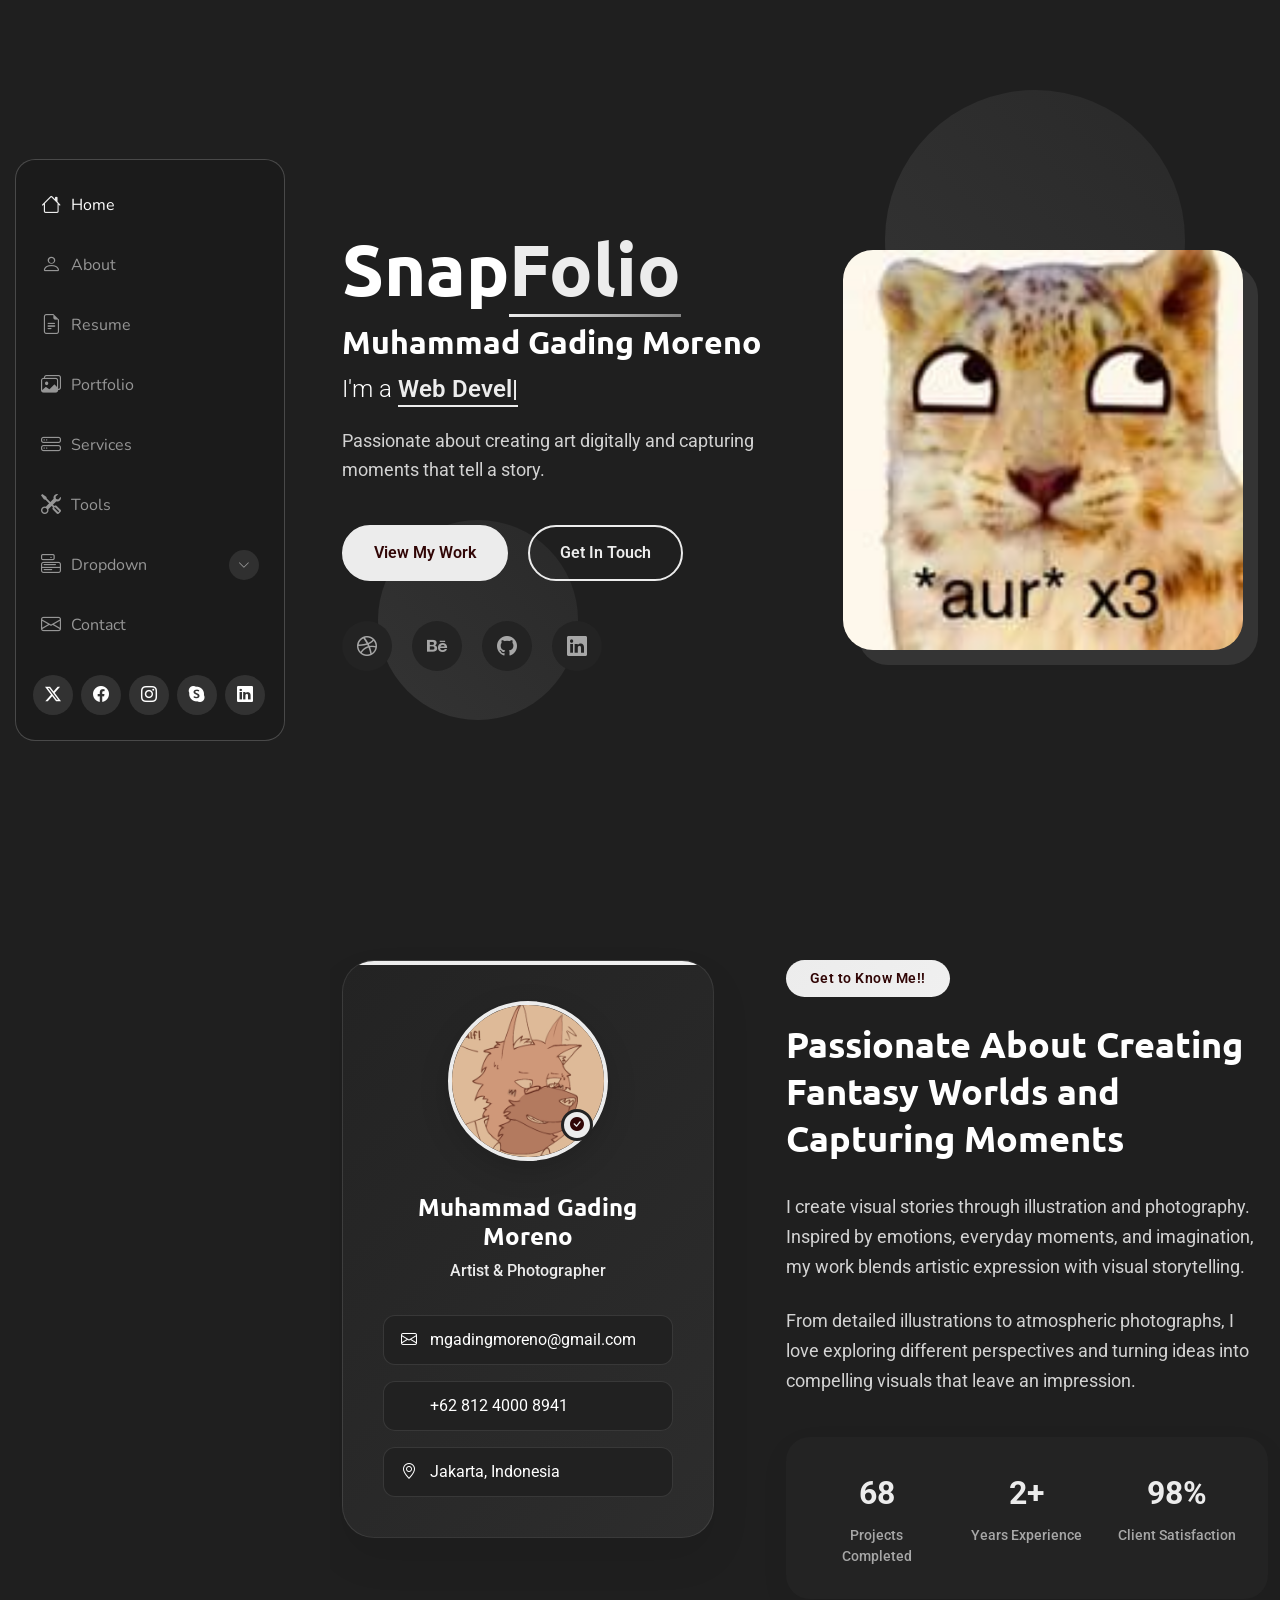
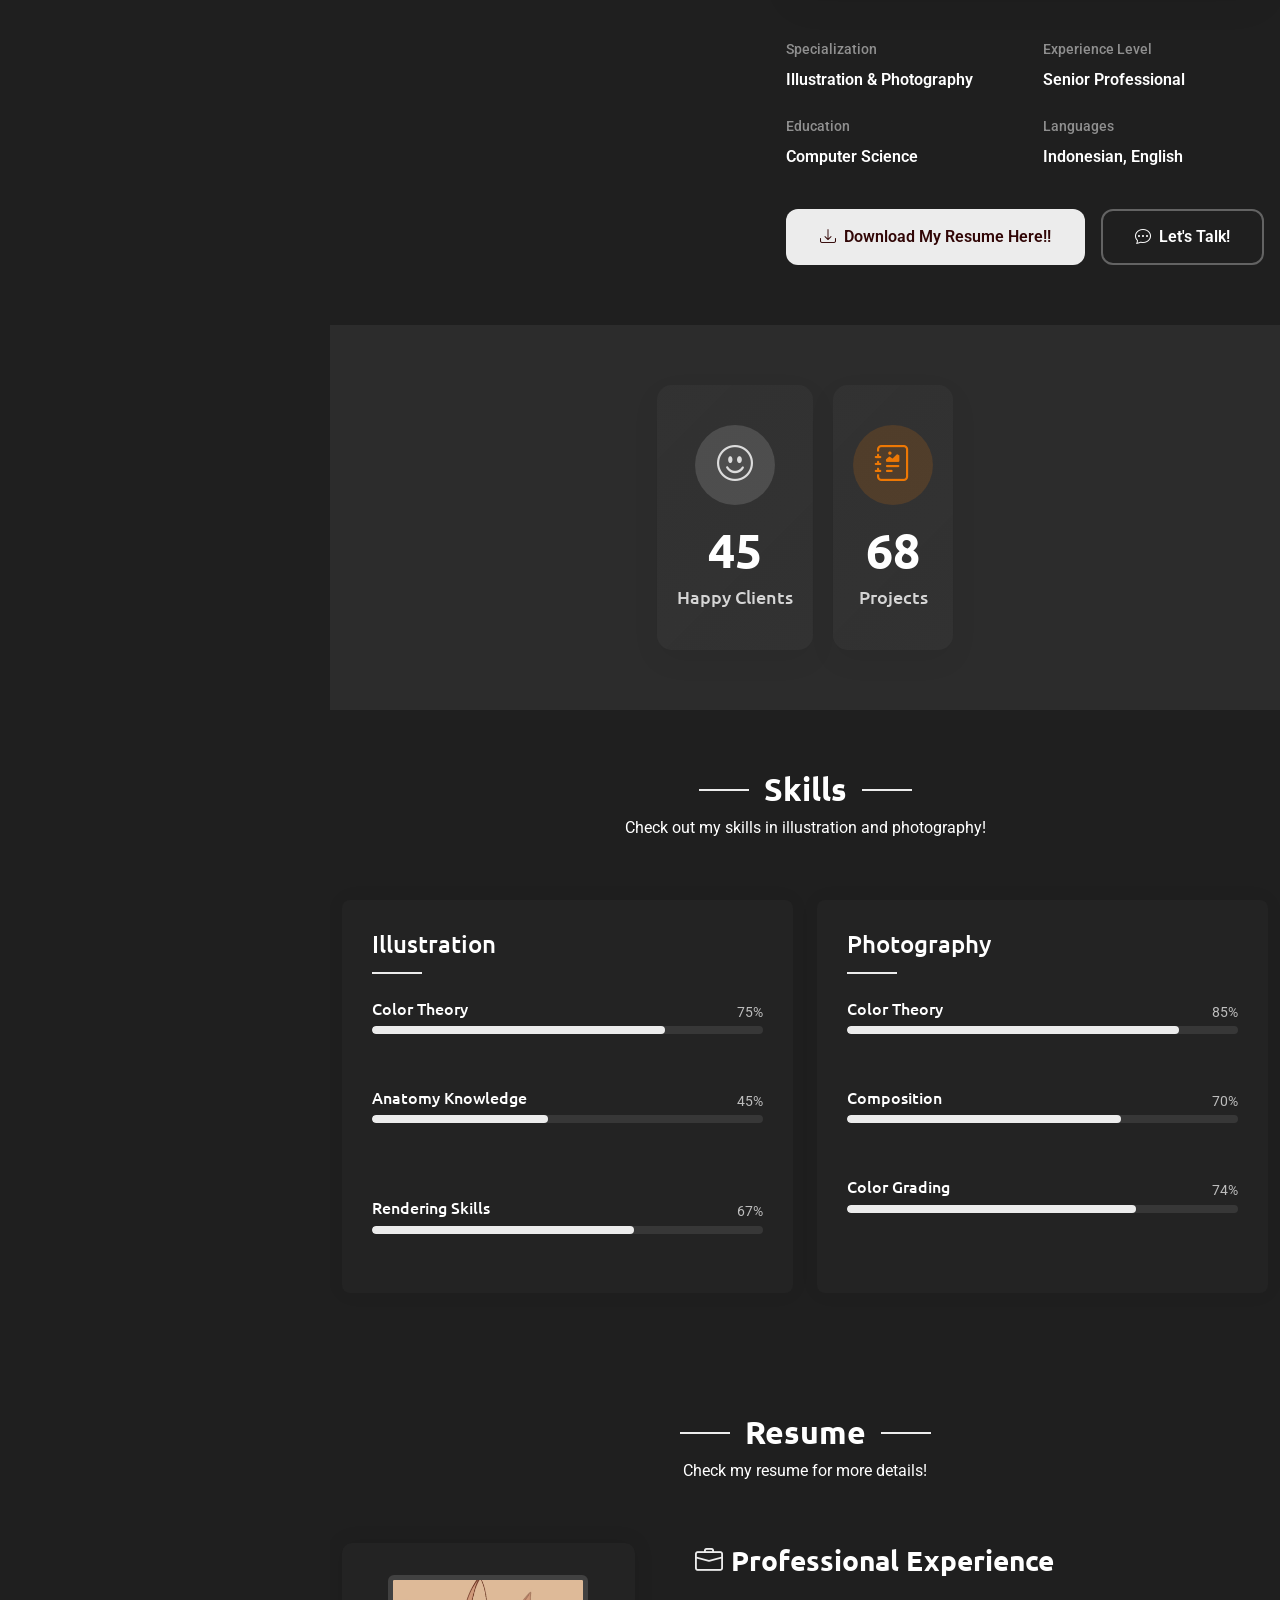
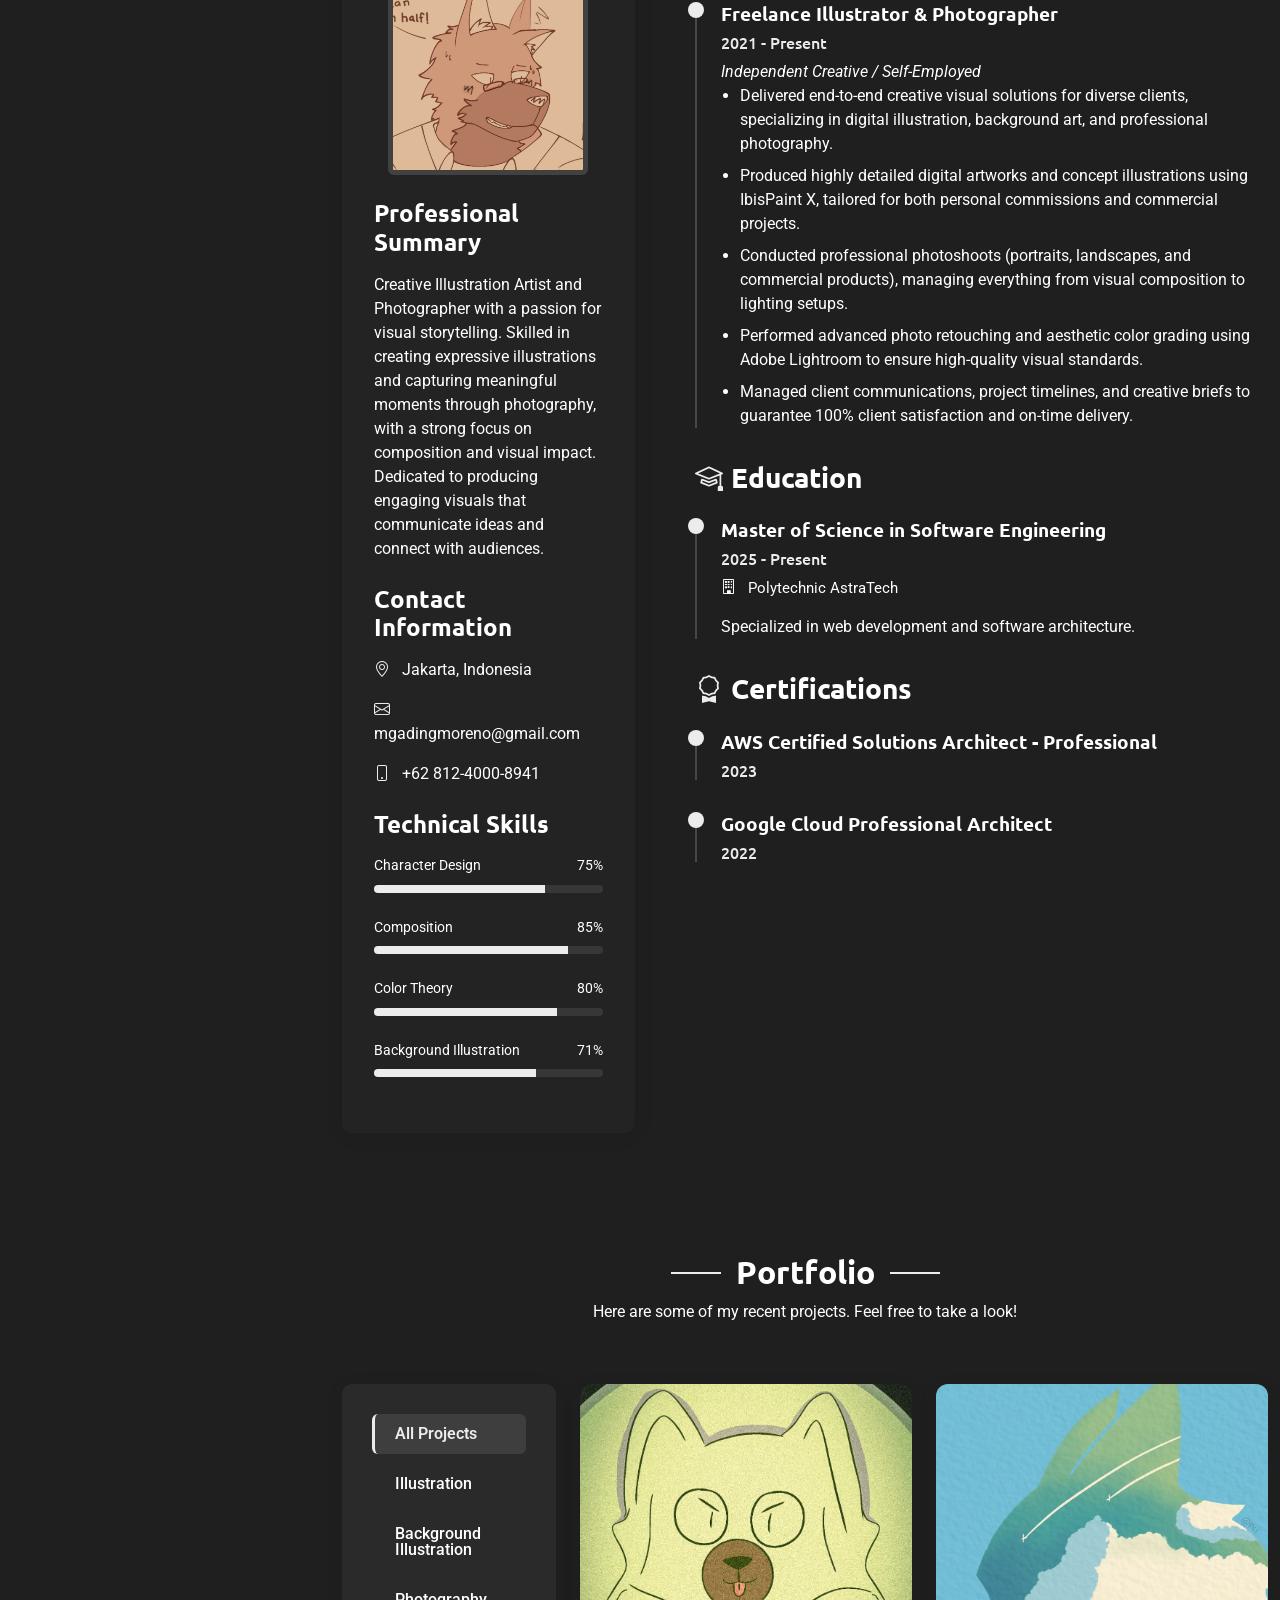
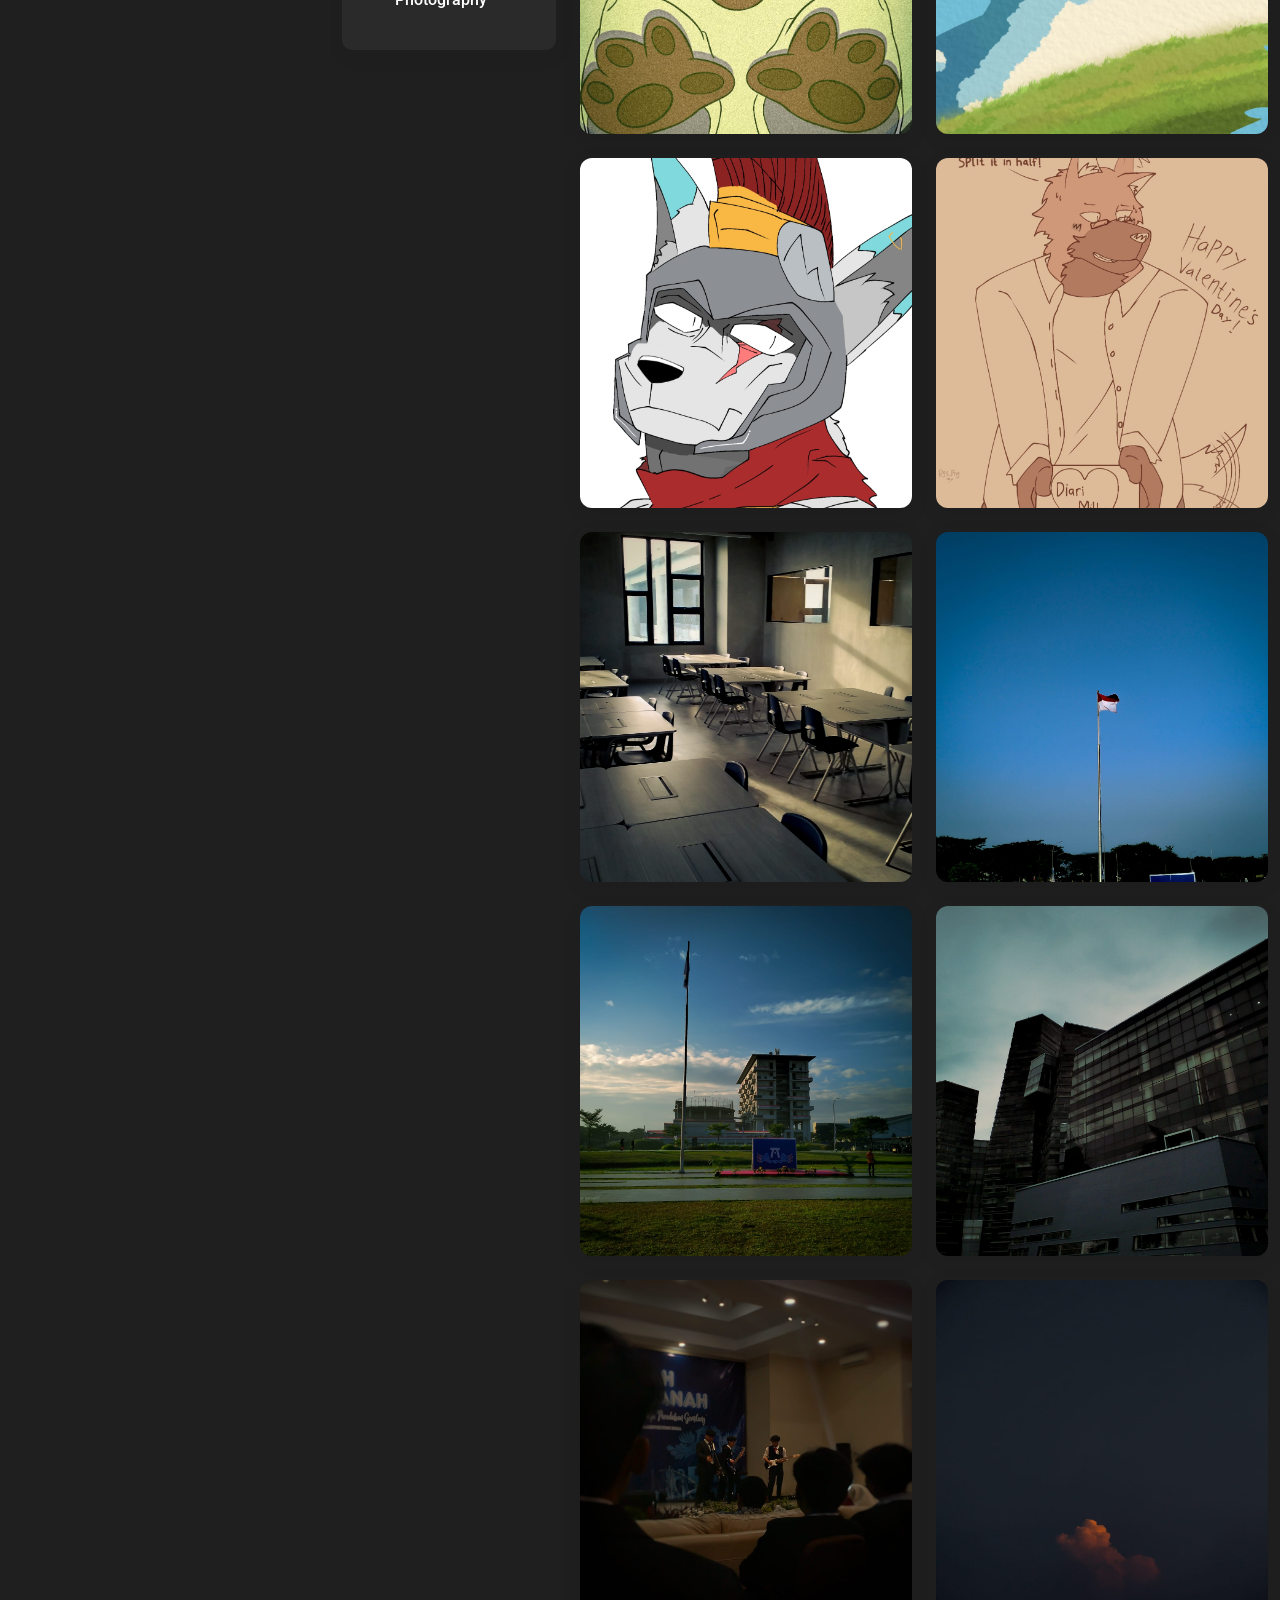
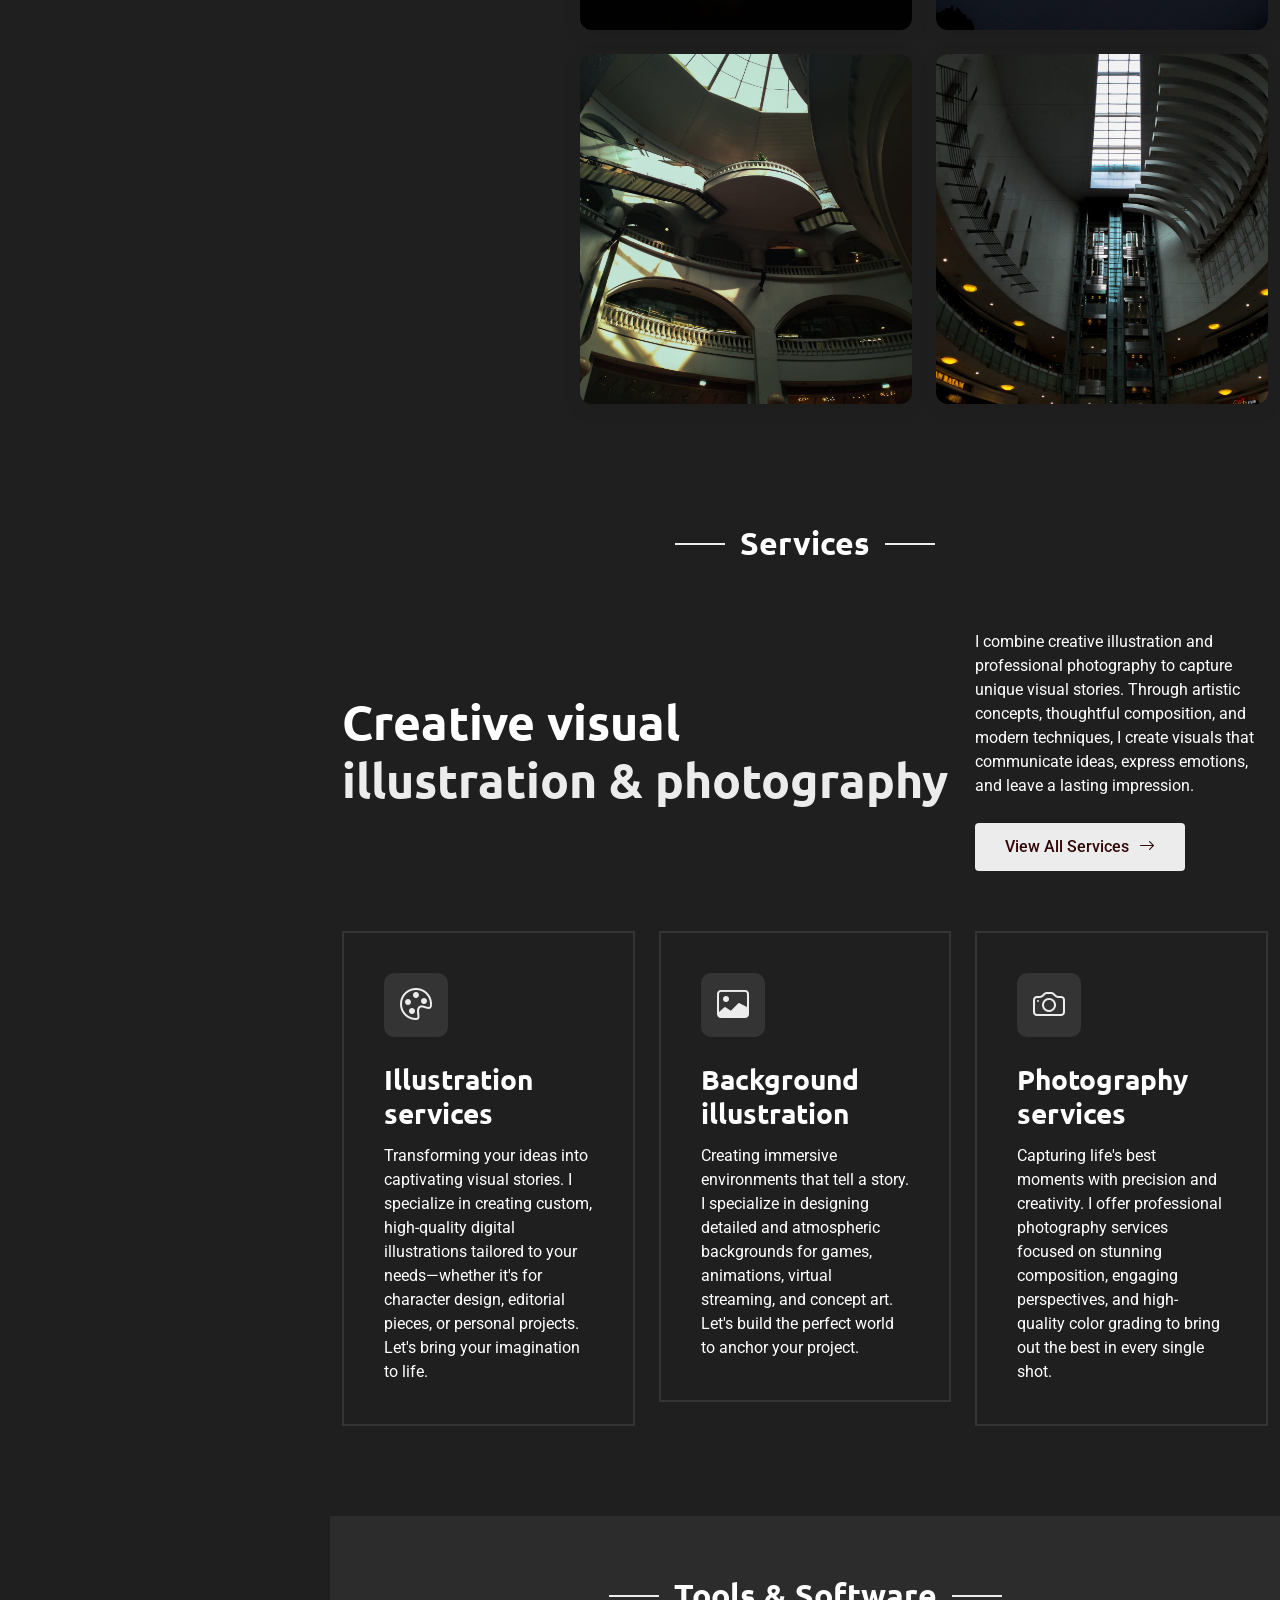
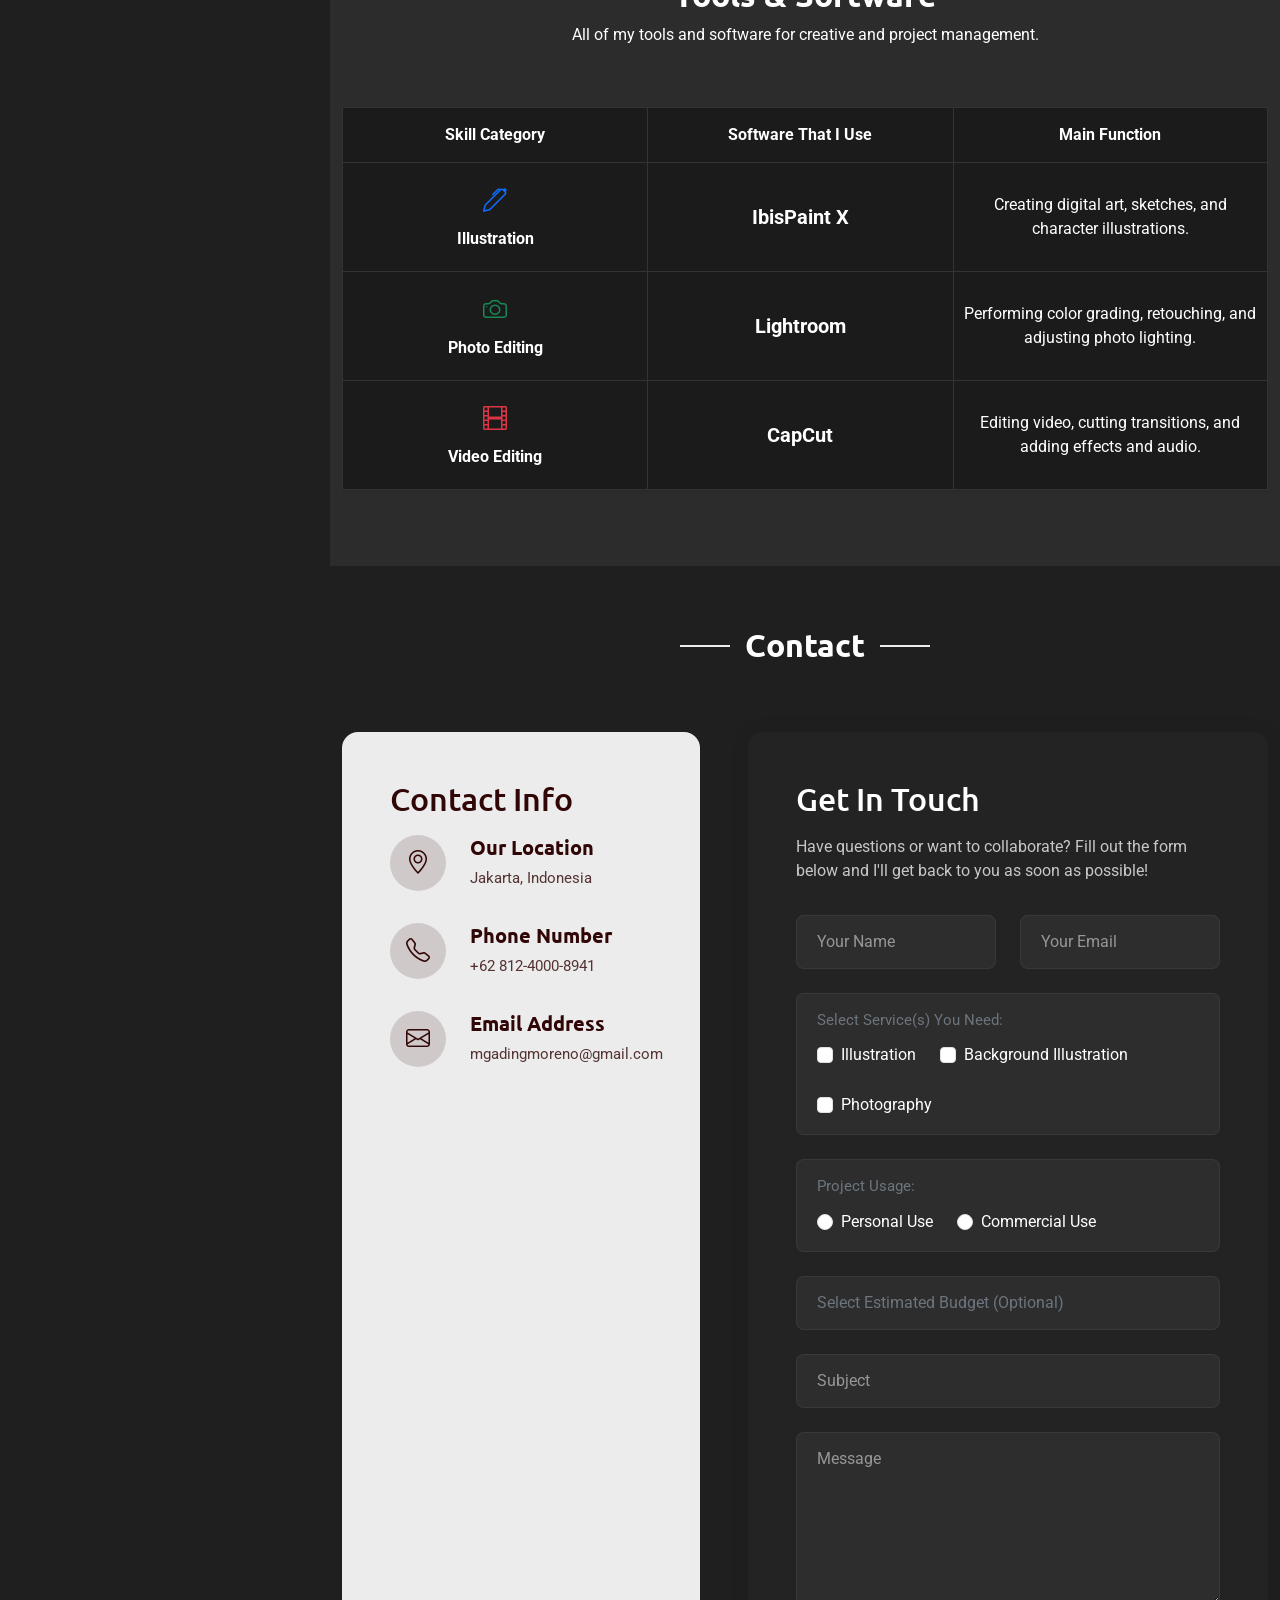
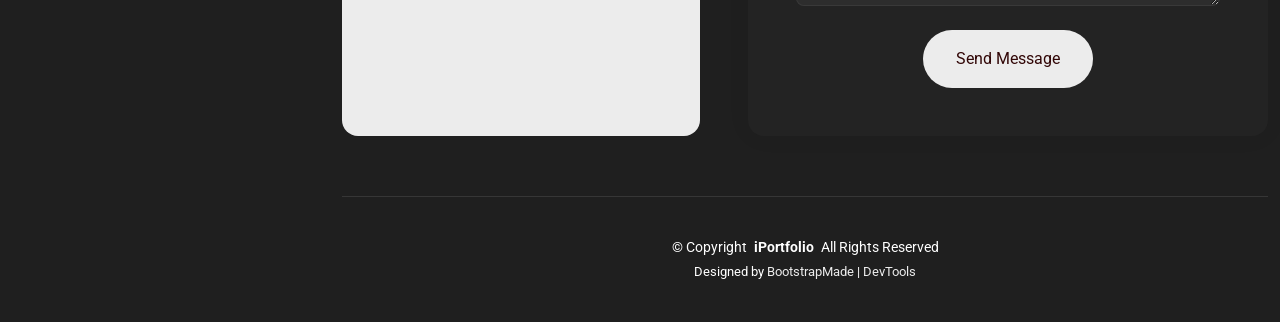
<file: index.html>
<!DOCTYPE html>
<html lang="en">

<head>
  <meta charset="utf-8">
  <meta content="width=device-width, initial-scale=1.0" name="viewport">
  <title>Moreno's Portfolio</title>
  <meta name="description" content="">
  <meta name="keywords" content="">

  <!-- Favicons -->
  <link href="assets/img/favicon.png" rel="icon">
  <link href="assets/img/apple-touch-icon.png" rel="apple-touch-icon">

  <!-- Fonts -->
  <link href="https://fonts.googleapis.com" rel="preconnect">
  <link href="https://fonts.gstatic.com" rel="preconnect" crossorigin>
  <link href="https://fonts.googleapis.com/css2?family=Roboto:ital,wght@0,100;0,300;0,400;0,500;0,700;0,900;1,100;1,300;1,400;1,500;1,700;1,900&family=Ubuntu:ital,wght@0,300;0,400;0,500;0,700;1,300;1,400;1,500;1,700&family=Nunito:ital,wght@0,200;0,300;0,400;0,500;0,600;0,700;0,800;0,900;1,200;1,300;1,400;1,500;1,600;1,700;1,800;1,900&display=swap" rel="stylesheet">

  <!-- Vendor CSS Files -->
  <link href="assets/vendor/bootstrap/css/bootstrap.min.css" rel="stylesheet">
  <link href="assets/vendor/bootstrap-icons/bootstrap-icons.css" rel="stylesheet">
  <link href="assets/vendor/aos/aos.css" rel="stylesheet">
  <link href="assets/vendor/glightbox/css/glightbox.min.css" rel="stylesheet">
  <link href="assets/vendor/swiper/swiper-bundle.min.css" rel="stylesheet">

  <!-- Main CSS File -->
  <link href="assets/css/main.css" rel="stylesheet">

  <!-- =======================================================
  * Template Name: SnapFolio
  * Template URL: https://bootstrapmade.com/snapfolio-bootstrap-portfolio-template/
  * Updated: Jul 21 2025 with Bootstrap v5.3.7
  * Author: BootstrapMade.com
  * License: https://bootstrapmade.com/license/
  ======================================================== -->
</head>

<body class="index-page">

  <header id="header" class="header dark-background d-flex flex-column justify-content-center">
    <i class="header-toggle d-xl-none bi bi-list"></i>

    <div class="header-container d-flex flex-column align-items-start">
      <nav id="navmenu" class="navmenu">
        <ul>
          <li><a href="#hero" class="active"><i class="bi bi-house navicon"></i>Home</a></li>
          <li><a href="#about"><i class="bi bi-person navicon"></i> About</a></li>
          <li><a href="#resume"><i class="bi bi-file-earmark-text navicon"></i> Resume</a></li>
          <li><a href="#portfolio"><i class="bi bi-images navicon"></i> Portfolio</a></li>
          <li><a href="#services"><i class="bi bi-hdd-stack navicon"></i> Services</a></li>
          <li><a href="#tools"><i class="bi bi-tools navicon"></i> Tools</a></li>
          <li class="dropdown"><a href="#"><i class="bi bi-menu-button navicon"></i> <span>Dropdown</span> <i class="bi bi-chevron-down toggle-dropdown"></i></a>
            <ul>
              <li><a href="#">Home</a></li>
              <li><a href="#services">View My Services</a></li>
              <li><a href="#contact">Ask Me!!</a></li>
              <li><a href="#tools">Tools That I Use</a></li>
            </ul>
          </li>
          <li><a href="#contact"><i class="bi bi-envelope navicon"></i> Contact</a></li>
        </ul>
      </nav>

      <div class="social-links text-center">
        <a href="#" class="twitter"><i class="bi bi-twitter-x"></i></a>
        <a href="#" class="facebook"><i class="bi bi-facebook"></i></a>
        <a href="#" class="instagram"><i class="bi bi-instagram"></i></a>
        <a href="#" class="google-plus"><i class="bi bi-skype"></i></a>
        <a href="#" class="linkedin"><i class="bi bi-linkedin"></i></a>
      </div>

    </div>

  </header>

  <main class="main">

    <!-- Hero Section -->
    <section id="hero" class="hero section">

      <div class="background-elements">
        <div class="bg-circle circle-1"></div>
        <div class="bg-circle circle-2"></div>
      </div>

      <div class="hero-content">

        <div class="container">
          <div class="row align-items-center">

            <div class="col-lg-6" data-aos="fade-right" data-aos-delay="100">
              <div class="hero-text">
                <h1>Snap<span class="accent-text">Folio</span></h1>
                <h2>Muhammad Gading Moreno</h2>
                <p class="lead">I'm a <span class="typed" data-typed-items="Artist, Web Developer, Video Editor, Photographer"></span></p>
                <p class="description">Passionate about creating art digitally and capturing moments that tell a story.</p>

                <div class="hero-actions">
                  <a href="#portfolio" class="btn btn-primary">View My Work</a>
                  <a href="#contact" class="btn btn-outline">Get In Touch</a>
                </div>

                <div class="social-links">
                  <a href="#"><i class="bi bi-dribbble"></i></a>
                  <a href="#"><i class="bi bi-behance"></i></a>
                  <a href="#"><i class="bi bi-github"></i></a>
                  <a href="#"><i class="bi bi-linkedin"></i></a>
                </div>
              </div>
            </div>

            <div class="col-lg-6" data-aos="fade-left" data-aos-delay="200">
              <div class="hero-visual">
                <div class="profile-container">
                  <div class="profile-background"></div>
                  <img src="assets/img/profile/Meow.jpeg" alt="Ren Moreno" class="profile-image">
                </div>
              </div>
            </div>

          </div>
        </div>
      </div>

    </section><!-- /Hero Section -->

    <!-- About Section -->
    <section id="about" class="about section">

      <div class="container" data-aos="fade-up" data-aos-delay="100">

        <div class="row">
          <div class="col-lg-5" data-aos="zoom-in" data-aos-delay="200">
            <div class="profile-card">
              <div class="profile-header">
                <div class="profile-image">
                  <img src="assets/img/profile/Profile.jpeg" alt="Profile Image" class="img-fluid">
                </div>
                <div class="profile-badge">
                  <i class="bi bi-check-circle-fill"></i>
                </div>
              </div>

              <div class="profile-content">
                <h3>Muhammad Gading Moreno</h3>
                <p class="profession">Artist &amp; Photographer</p>

                <div class="contact-links">
                  <a href="https://mail.google.com/mail/?view=cm&fs=1&to=mgadingmoreno@gmail.com" class="contact-item" target="_blank">
                  <i class="bi bi-envelope"></i>
                  mgadingmoreno@gmail.com
                  </a>
                  <a href="https://wa.me/6281240008941" class="contact-item" target="_blank">
                    <i class="bi bi-Whatsapp"></i>
                    +62 812 4000 8941
                  </a>
                  <a href="#" class="contact-item">
                    <i class="bi bi-geo-alt"></i>
                    Jakarta, Indonesia
                  </a>
                </div>
              </div>
            </div>
          </div>

          <div class="col-lg-7" data-aos="fade-left" data-aos-delay="300">
            <div class="about-content">
              <div class="section-header">
                <span class="badge-text">Get to Know Me!!</span>
                <h2>Passionate About Creating Fantasy Worlds and Capturing Moments</h2>
              </div>

              <div class="description">
                <p>I create visual stories through illustration and photography. Inspired by emotions, everyday moments, and imagination, my work blends artistic expression with visual storytelling.</p>

                <p>From detailed illustrations to atmospheric photographs, I love exploring different perspectives and turning ideas into compelling visuals that leave an impression.</p>
              </div>

              <div class="stats-grid">
                <div class="stat-item">
                  <div class="stat-number">68</div>
                  <div class="stat-label">Projects Completed</div>
                </div>
                <div class="stat-item">
                  <div class="stat-number">2+</div>
                  <div class="stat-label">Years Experience</div>
                </div>
                <div class="stat-item">
                  <div class="stat-number">98%</div>
                  <div class="stat-label">Client Satisfaction</div>
                </div>
              </div>

              <div class="details-grid">
                <div class="detail-row">
                  <div class="detail-item">
                    <span class="detail-label">Specialization</span>
                    <span class="detail-value">Illustration &amp; Photography</span>
                  </div>
                  <div class="detail-item">
                    <span class="detail-label">Experience Level</span>
                    <span class="detail-value">Senior Professional</span>
                  </div>
                </div>
                <div class="detail-row">
                  <div class="detail-item">
                    <span class="detail-label">Education</span>
                    <span class="detail-value">Computer Science</span>
                  </div>
                  <div class="detail-item">
                    <span class="detail-label">Languages</span>
                    <span class="detail-value">Indonesian, English</span>
                  </div>
                </div>
              </div>

              <div class="cta-section">
                <a href="#" class="btn btn-primary">
                  <i class="bi bi-download"></i>
                  Download My Resume Here!!
                </a>
                <a href="#" class="btn btn-outline">
                  <i class="bi bi-chat-dots"></i>
                  Let's Talk!
                </a>
              </div>
            </div>
          </div>
        </div>

      </div>

    </section><!-- /About Section -->

    <!-- Stats Section -->
    <section id="stats" class="stats section light-background">

  <!-- Tambahan CSS untuk memaksa kotak ke tengah tanpa merusak ukuran -->
  <style>
    .stats-wrapper {
      display: flex !important;
      justify-content: center !important;
      flex-wrap: wrap;
      gap: 30px; /* Menjaga jarak antar kotak agar tidak menempel */
    }
  </style>

  <div class="container" data-aos="fade-up" data-aos-delay="100">

    <!-- KEMBALIKAN KE col-lg-10 AGAR UKURAN KOTAK TETAP ASLI -->
    <div class="row justify-content-center">
      <div class="col-lg-10">
        
        <div class="stats-wrapper">
          
          <!-- Box 1 -->
          <div class="stats-item" data-aos="zoom-in" data-aos-delay="150">
            <div class="icon-wrapper">
              <i class="bi bi-emoji-smile"></i>
            </div>
            <span data-purecounter-start="0" data-purecounter-end="45" data-purecounter-duration="1" class="purecounter"></span>
            <p>Happy Clients</p>
          </div><!-- End Stats Item -->

          <!-- Box 2 -->
          <div class="stats-item" data-aos="zoom-in" data-aos-delay="200">
            <div class="icon-wrapper">
              <i class="bi bi-journal-richtext"></i>
            </div>
            <span data-purecounter-start="0" data-purecounter-end="68" data-purecounter-duration="1" class="purecounter"></span>
            <p>Projects</p>
          </div><!-- End Stats Item -->

        </div>
        
      </div>
    </div>
  </div>

</section><!-- /Stats Section -->

    <!-- Skills Section -->
    <section id="skills" class="skills section">

      <!-- Section Title -->
      <div class="container section-title" data-aos="fade-up">
        <h2>Skills</h2>
        <p>Check out my skills in illustration and photography!</p>
      </div><!-- End Section Title -->

      <div class="container" data-aos="fade-up" data-aos-delay="100">

        <div class="row">
          <div class="col-lg-6">
            <div class="skills-category" data-aos="fade-up" data-aos-delay="200">
              <h3>Illustration</h3>
              <div class="skills-animation">
                <div class="skill-item">
                  <div class="d-flex justify-content-between align-items-center">
                    <h4>Color Theory</h4>
                    <span class="skill-percentage">75%</span>
                  </div>
                  <div class="progress">
                    <div class="progress-bar" role="progressbar" aria-valuenow="75" aria-valuemin="0" aria-valuemax="100"></div>
                  </div>
                  <div class="skill-tooltip">Decent level of color theory knowledge</div>
                </div>

                <div class="skill-item">
                  <div class="d-flex justify-content-between align-items-center">
                    <h4>Anatomy Knowledge</h4>
                    <span class="skill-percentage">45%</span>
                  </div>
                  <div class="progress">
                    <div class="progress-bar" role="progressbar" aria-valuenow="45" aria-valuemin="0" aria-valuemax="100"></div>
                  </div>
                  <div class="skill-tooltip">Basic understanding of human anatomy and animal anatomy for illustrative purposes</div>
                </div>

                <div class="skill-item">
                  <div class="d-flex justify-content-between align-items-center">
                    <h4>Rendering Skills</h4>
                    <span class="skill-percentage">67%</span>
                  </div>
                  <div class="progress">
                    <div class="progress-bar" role="progressbar" aria-valuenow="67" aria-valuemin="0" aria-valuemax="100"></div>
                  </div>
                  <div class="skill-tooltip">Decent level of rendering skills for both 2D artwork</div>
                </div>
              </div>
            </div><!-- End Frontend Skills -->
          </div>

          <div class="col-lg-6">
            <div class="skills-category" data-aos="fade-up" data-aos-delay="300">
              <h3>Photography</h3>
              <div class="skills-animation">
                <div class="skill-item">
                  <div class="d-flex justify-content-between align-items-center">
                    <h4>Color Theory</h4>
                    <span class="skill-percentage">85%</span>
                  </div>
                  <div class="progress">
                    <div class="progress-bar" role="progressbar" aria-valuenow="85" aria-valuemin="0" aria-valuemax="100"></div>
                  </div>
                  <div class="skill-tooltip">Strong understanding of color theory knowledge</div>
                </div>

                <div class="skill-item">
                  <div class="d-flex justify-content-between align-items-center">
                    <h4>Composition</h4>
                    <span class="skill-percentage">70%</span>
                  </div>
                  <div class="progress">
                    <div class="progress-bar" role="progressbar" aria-valuenow="70" aria-valuemin="0" aria-valuemax="100"></div>
                  </div>
                  <div class="skill-tooltip">Decent understanding of visual composition principles</div>
                </div>

                <div class="skill-item">
                  <div class="d-flex justify-content-between align-items-center">
                    <h4>Color Grading</h4>
                    <span class="skill-percentage">74%</span>
                  </div>
                  <div class="progress">
                    <div class="progress-bar" role="progressbar" aria-valuenow="74" aria-valuemin="0" aria-valuemax="100"></div>
                  </div>
                  <div class="skill-tooltip">Decent understanding in color grading for digital media</div>
                </div>
              </div>
            </div><!-- End Backend Skills -->
          </div>
        </div>

      </div>

    </section><!-- /Skills Section -->

    <!-- Resume Section -->
    <section id="resume" class="resume section">

      <!-- Section Title -->
      <div class="container section-title" data-aos="fade-up">
        <h2>Resume</h2>
        <p>Check my resume for more details!</p>
      </div><!-- End Section Title -->

      <div class="container" data-aos="fade-up" data-aos-delay="100">

        <div class="row gy-4">
          <!-- Left column with summary and contact -->
          <div class="col-lg-4">
            <div class="resume-side" data-aos="fade-right" data-aos-delay="100">
              <div class="profile-img mb-4">
                <img src="assets/img/profile/Profile.jpeg" alt="Profile" class="img-fluid rounded">
              </div>

              <h3>Professional Summary</h3>
              <p>Creative Illustration Artist and Photographer with a passion for visual storytelling. Skilled in creating expressive illustrations and capturing meaningful moments through photography, with a strong focus on composition and visual impact. Dedicated to producing engaging visuals that communicate ideas and connect with audiences.</p>

              <h3 class="mt-4">Contact Information</h3>
              <ul class="contact-info list-unstyled">
                <li><i class="bi bi-geo-alt"></i> Jakarta, Indonesia</li>
                <li><i class="bi bi-envelope"></i> mgadingmoreno@gmail.com</li>
                <li><i class="bi bi-phone"></i> +62 812-4000-8941</li>
              </ul>

              <div class="skills-animation mt-4">
                <h3>Technical Skills</h3>
                <div class="skill-item">
                  <div class="d-flex justify-content-between">
                    <span>Character Design</span>
                    <span>75%</span>
                  </div>
                  <div class="progress">
                    <div class="progress-bar" role="progressbar" aria-valuenow="75" aria-valuemin="0" aria-valuemax="100"></div>
                  </div>
                </div>

                <div class="skill-item">
                  <div class="d-flex justify-content-between">
                    <span>Composition</span>
                    <span>85%</span>
                  </div>
                  <div class="progress">
                    <div class="progress-bar" role="progressbar" aria-valuenow="85" aria-valuemin="0" aria-valuemax="100"></div>
                  </div>
                </div>

                <div class="skill-item">
                  <div class="d-flex justify-content-between">
                    <span>Color Theory</span>
                    <span>80%</span>
                  </div>
                  <div class="progress">
                    <div class="progress-bar" role="progressbar" aria-valuenow="80" aria-valuemin="0" aria-valuemax="100"></div>
                  </div>
                </div>

                <div class="skill-item">
                  <div class="d-flex justify-content-between">
                    <span>Background Illustration</span>
                    <span>71%</span>
                  </div>
                  <div class="progress">
                    <div class="progress-bar" role="progressbar" aria-valuenow="71" aria-valuemin="0" aria-valuemax="100"></div>
                  </div>
                </div>
              </div>
            </div>
          </div>

          <!-- Right column with experience and education -->
          <div class="col-lg-8 ps-4 ps-lg-5">
            <!-- Experience Section -->
            <div class="resume-section" data-aos="fade-up">
              <h3><i class="bi bi-briefcase me-2"></i>Professional Experience</h3>

              <div class="resume-item">
                <h4>Freelance Illustrator & Photographer</h4>
                <h5>2021 - Present</h5>
                  <p><em>Independent Creative / Self-Employed</em></p>
                <ul>
                  <li>Delivered end-to-end creative visual solutions for diverse clients, specializing in digital illustration, background art, and professional photography.</li>
                  <li>Produced highly detailed digital artworks and concept illustrations using IbisPaint X, tailored for both personal commissions and commercial projects.</li>
                  <li>Conducted professional photoshoots (portraits, landscapes, and commercial products), managing everything from visual composition to lighting setups.</li>
                  <li>Performed advanced photo retouching and aesthetic color grading using Adobe Lightroom to ensure high-quality visual standards.</li>
                  <li>Managed client communications, project timelines, and creative briefs to guarantee 100% client satisfaction and on-time delivery.</li>
                </ul>
              </div>

            <!-- Education Section -->
            <div class="resume-section" data-aos="fade-up" data-aos-delay="100">
              <h3><i class="bi bi-mortarboard me-2"></i>Education</h3>

              <div class="resume-item">
                <h4>Master of Science in Software Engineering</h4>
                <h5>2025 - Present</h5>
                <p class="company"><i class="bi bi-building"></i> Polytechnic AstraTech</p>
                <p>Specialized in web development and software architecture.</p>
              </div>

            <!-- Certifications Section -->
            <div class="resume-section" data-aos="fade-up" data-aos-delay="200">
              <h3><i class="bi bi-award me-2"></i>Certifications</h3>

              <div class="resume-item">
                <h4>AWS Certified Solutions Architect - Professional</h4>
                <h5>2023</h5>
              </div>

              <div class="resume-item">
                <h4>Google Cloud Professional Architect</h4>
                <h5>2022</h5>
              </div>
            </div>
          </div>
        </div>

      </div>

    </section><!-- /Resume Section -->

    <!-- Portfolio Section -->
    <section id="portfolio" class="portfolio section">

      <!-- Section Title -->
      <div class="container section-title" data-aos="fade-up">
        <h2>Portfolio</h2>
        <p>Here are some of my recent projects. Feel free to take a look!</p>
      </div><!-- End Section Title -->

      <div class="container" data-aos="fade-up" data-aos-delay="100">

        <div class="isotope-layout" data-default-filter="*" data-layout="masonry" data-sort="original-order">

          <div class="row">
            <div class="col-lg-3 filter-sidebar">
              <div class="filters-wrapper" data-aos="fade-right" data-aos-delay="150">
                <ul class="portfolio-filters isotope-filters">
                  <li data-filter="*" class="filter-active">All Projects</li>
                  <li data-filter=".filter-illustration">Illustration</li>
                  <li data-filter=".filter-background">Background Illustration</li>
                  <li data-filter=".filter-photography">Photography</li>
                </ul>
              </div>
            </div>

            <div class="col-lg-9">
              <div class="row gy-4 portfolio-container isotope-container" data-aos="fade-up" data-aos-delay="200">

                <div class="col-lg-6 col-md-6 portfolio-item isotope-item filter-illustration">
                  <div class="portfolio-wrap">
                    <img src="assets/img/portfolio/Art 1.jpeg" class="img-fluid" alt="Portfolio Image" loading="lazy">
                    <div class="portfolio-info">
                      <div class="content">
                        <span class="category">Illustration</span>
                        <h4>Spooky Month!</h4>
                        <div class="portfolio-links">
                          <a href="assets/img/portfolio/Art 1.jpeg" class="glightbox" title="Spooky Month!"><i class="bi bi-plus-lg"></i></a>
                          <a href="portfolio-details.html" title="More Details"><i class="bi bi-arrow-right"></i></a>
                        </div>
                      </div>
                    </div>
                  </div>
                </div><!-- End Portfolio Item -->

                <div class="col-lg-6 col-md-6 portfolio-item isotope-item filter-background">
                  <div class="portfolio-wrap">
                    <img src="assets/img/portfolio/Art 2.jpeg" class="img-fluid" alt="Portfolio Image" loading="lazy">
                    <div class="portfolio-info">
                      <div class="content">
                        <span class="category">Background Illustration</span>
                        <h4>Beyond the Sky and Dreams</h4>
                        <div class="portfolio-links">
                          <a href="assets/img/portfolio/Art 2.jpeg" class="glightbox" title="Beyond the Sky and Dreams"><i class="bi bi-plus-lg"></i></a>
                          <a href="portfolio-details.html" title="More Details"><i class="bi bi-arrow-right"></i></a>
                        </div>
                      </div>
                    </div>
                  </div>
                </div><!-- End Portfolio Item -->

                <div class="col-lg-6 col-md-6 portfolio-item isotope-item filter-illustration">
                  <div class="portfolio-wrap">
                    <img src="assets/img/portfolio/Art 3.jpeg" class="img-fluid" alt="Portfolio Image" loading="lazy">
                    <div class="portfolio-info">
                      <div class="content">
                        <span class="category">Illustration</span>
                        <h4>The Ancient Warrior</h4>
                        <div class="portfolio-links">
                          <a href="assets/img/portfolio/Art 3.jpeg" class="glightbox" title="The Ancient Warrior"><i class="bi bi-plus-lg"></i></a>
                          <a href="portfolio-details.html" title="More Details"><i class="bi bi-arrow-right"></i></a>
                        </div>
                      </div>
                    </div>
                  </div>
                </div><!-- End Portfolio Item -->

                <div class="col-lg-6 col-md-6 portfolio-item isotope-item filter-illustration">
                  <div class="portfolio-wrap">
                    <img src="assets/img/portfolio/Art 4.jpeg" class="img-fluid" alt="Portfolio Image" loading="lazy">
                    <div class="portfolio-info">
                      <div class="content">
                        <span class="category">Illustration</span>
                        <h4>Valentine!</h4>
                        <div class="portfolio-links">
                          <a href="assets/img/portfolio/Art 4.jpeg" class="glightbox" title="Valentine!"><i class="bi bi-plus-lg"></i></a>
                          <a href="portfolio-details.html" title="More Details"><i class="bi bi-arrow-right"></i></a>
                        </div>
                      </div>
                    </div>
                  </div>
                </div><!-- End Portfolio Item -->

                <div class="col-lg-6 col-md-6 portfolio-item isotope-item filter-photography">
                  <div class="portfolio-wrap">
                    <img src="assets/img/portfolio/Photo 1.jpeg" class="img-fluid" alt="Portfolio Image" loading="lazy">
                    <div class="portfolio-info">
                      <div class="content">
                        <span class="category">Photography</span>
                        <h4>The Classroom</h4>
                        <div class="portfolio-links">
                          <a href="assets/img/portfolio/Photo 1.jpeg" class="glightbox" title="The Classroom"><i class="bi bi-plus-lg"></i></a>
                          <a href="portfolio-details.html" title="More Details"><i class="bi bi-arrow-right"></i></a>
                        </div>
                      </div>
                    </div>
                  </div>
                </div><!-- End Portfolio Item -->

                <div class="col-lg-6 col-md-6 portfolio-item isotope-item filter-photography">
                  <div class="portfolio-wrap">
                    <img src="assets/img/portfolio/Photo 2.jpeg" class="img-fluid" alt="Portfolio Image" loading="lazy">
                    <div class="portfolio-info">
                      <div class="content">
                        <span class="category">Photography</span>
                        <h4>The Flag</h4>
                        <div class="portfolio-links">
                          <a href="assets/img/portfolio/Photo 2.jpeg" class="glightbox" title="The Flag"><i class="bi bi-plus-lg"></i></a>
                          <a href="portfolio-details.html" title="More Details"><i class="bi bi-arrow-right"></i></a>
                        </div>
                      </div>
                    </div>
                  </div>
                </div><!-- End Portfolio Item -->

                <div class="col-lg-6 col-md-6 portfolio-item isotope-item filter-photography">
                  <div class="portfolio-wrap">
                    <img src="assets/img/portfolio/Photo 3.jpeg" class="img-fluid" alt="Portfolio Image" loading="lazy">
                    <div class="portfolio-info">
                      <div class="content">
                        <span class="category">Photography</span>
                        <h4>The Dormitory</h4>
                        <div class="portfolio-links">
                          <a href="assets/img/portfolio/Photo 3.jpeg" class="glightbox" title="The Dormitory"><i class="bi bi-plus-lg"></i></a>
                          <a href="portfolio-details.html" title="More Details"><i class="bi bi-arrow-right"></i></a>
                        </div>
                      </div>
                    </div>
                  </div>
                </div><!-- End Portfolio Item -->

                <div class="col-lg-6 col-md-6 portfolio-item isotope-item filter-photography">
                  <div class="portfolio-wrap">
                    <img src="assets/img/portfolio/Photo 4.jpeg" class="img-fluid" alt="Portfolio Image" loading="lazy">
                    <div class="portfolio-info">
                      <div class="content">
                        <span class="category">Photography</span>
                        <h4>Indonesia University</h4>
                        <div class="portfolio-links">
                          <a href="assets/img/portfolio/Photo 4.jpeg" class="glightbox" title="Indonesia University"><i class="bi bi-plus-lg"></i></a>
                          <a href="portfolio-details.html" title="More Details"><i class="bi bi-arrow-right"></i></a>
                        </div>
                      </div>
                    </div>
                  </div>
                </div><!-- End Portfolio Item -->

                <div class="col-lg-6 col-md-6 portfolio-item isotope-item filter-photography">
                  <div class="portfolio-wrap">
                    <img src="assets/img/portfolio/Photo 5.jpeg" class="img-fluid" alt="Portfolio Image" loading="lazy">
                    <div class="portfolio-info">
                      <div class="content">
                        <span class="category">Photography</span>
                        <h4>Band Ten!</h4>
                        <div class="portfolio-links">
                          <a href="assets/img/portfolio/Photo 5.jpeg" class="glightbox" title="Band Ten!"><i class="bi bi-plus-lg"></i></a>
                          <a href="portfolio-details.html" title="More Details"><i class="bi bi-arrow-right"></i></a>
                        </div>
                      </div>
                    </div>
                  </div>
                </div><!-- End Portfolio Item -->

                <div class="col-lg-6 col-md-6 portfolio-item isotope-item filter-photography">
                  <div class="portfolio-wrap">
                    <img src="assets/img/portfolio/Photo 6.jpeg" class="img-fluid" alt="Portfolio Image" loading="lazy">
                    <div class="portfolio-info">
                      <div class="content">
                        <span class="category">Photography</span>
                        <h4>Lonely Cloud</h4>
                        <div class="portfolio-links">
                          <a href="assets/img/portfolio/Photo 6.jpeg" class="glightbox" title="Lonely Cloud"><i class="bi bi-plus-lg"></i></a>
                          <a href="portfolio-details.html" title="More Details"><i class="bi bi-arrow-right"></i></a>
                        </div>
                      </div>
                    </div>
                  </div>
                </div><!-- End Portfolio Item -->

                <div class="col-lg-6 col-md-6 portfolio-item isotope-item filter-photography">
                  <div class="portfolio-wrap">
                    <img src="assets/img/portfolio/Photo 7.jpeg" class="img-fluid" alt="Portfolio Image" loading="lazy">
                    <div class="portfolio-info">
                      <div class="content">
                        <span class="category">Photography</span>
                        <h4>Unexpected Golden Hour</h4>
                        <div class="portfolio-links">
                          <a href="assets/img/portfolio/Photo 7.jpeg" class="glightbox" title="Unexpected Golden Hour"><i class="bi bi-plus-lg"></i></a>
                          <a href="portfolio-details.html" title="More Details"><i class="bi bi-arrow-right"></i></a>
                        </div>
                      </div>
                    </div>
                  </div>
                </div><!-- End Portfolio Item -->

                <div class="col-lg-6 col-md-6 portfolio-item isotope-item filter-photography">
                  <div class="portfolio-wrap">
                    <img src="assets/img/portfolio/Photo 8.jpeg" class="img-fluid" alt="Portfolio Image" loading="lazy">
                    <div class="portfolio-info">
                      <div class="content">
                        <span class="category">Photography</span>
                        <h4>The Mall</h4>
                        <div class="portfolio-links">
                          <a href="assets/img/portfolio/Photo 8.jpeg" class="glightbox" title="The Mall"><i class="bi bi-plus-lg"></i></a>
                          <a href="portfolio-details.html" title="More Details"><i class="bi bi-arrow-right"></i></a>
                        </div>
                      </div>
                    </div>
                  </div>
                </div><!-- End Portfolio Item -->
                        </div>
                      </div>
                    </div>
                  </div>
                </div><!-- End Portfolio Item -->

              </div><!-- End Portfolio Container -->
            </div>
          </div>

        </div>

      </div>

    </section><!-- /Portfolio Section -->

    <!-- Services Section -->
    <section id="services" class="services section">

      <!-- Section Title -->
      <div class="container section-title" data-aos="fade-up">
        <h2>Services</h2>
      </div><!-- End Section Title -->

      <div class="container" data-aos="fade-up" data-aos-delay="100">

        <div class="service-header">
          <div class="row align-items-center">
            <div class="col-lg-8 col-md-12">
              <div class="service-intro">
                <h2 class="service-heading">
                  <div>Creative visual</div>
                  <div><span>illustration & photography</span></div>
                </h2>
                </div>
                </div>
                  <div class="col-lg-4 col-md-12">
                <div class="service-summary">
                <p>
                  I combine creative illustration and professional photography to capture unique visual stories. Through artistic concepts, thoughtful composition, and modern techniques, I create visuals that communicate ideas, express emotions, and leave a lasting impression.
                </p>
                <a href="service-details.html" class="service-btn">
                  View All Services
                  <i class="bi bi-arrow-right"></i>
                </a>
              </div>
            </div>
          </div>
        </div>

        <div class="row justify-content-center">
          <div class="col-lg-4 col-md-6" data-aos="fade-up" data-aos-delay="100">
            <div class="service-card position-relative z-1">
              <div class="service-icon">
                <i class="bi bi-palette"></i>
              </div>
              <a href="service-details.html" class="card-action d-flex align-items-center justify-content-center rounded-circle">
                <i class="bi bi-arrow-up-right"></i>
              </a>
              <h3>
                <a href="service-details.html">
                  Illustration <span>services</span>
                </a>
              </h3>
              <p>
              Transforming your ideas into captivating visual stories. I specialize in creating custom, high-quality digital illustrations tailored to your needs—whether it's for character design, editorial pieces, or personal projects. Let's bring your imagination to life.              </p>
            </div>
          </div>
          <div class="col-lg-4 col-md-6" data-aos="fade-up" data-aos-delay="200">
          <div class="service-card position-relative z-1">
          <div class="service-icon">
            <i class="bi bi-image"></i>
          </div>
              <a href="service-details.html" class="card-action d-flex align-items-center justify-content-center rounded-circle">
                <i class="bi bi-arrow-up-right"></i>
              </a>
              <h3>
                <a href="service-details.html">
                  Background <span>illustration</span>
                </a>
              </h3>
              <p>
              Creating immersive environments that tell a story. I specialize in designing detailed and atmospheric backgrounds for games, animations, virtual streaming, and concept art. Let's build the perfect world to anchor your project.              </p>
            </div>
          </div>
          <div class="col-lg-4 col-md-6" data-aos="fade-up" data-aos-delay="300">
          <div class="service-card position-relative z-1">
          <div class="service-icon">
          <i class="bi bi-camera"></i>
        </div>
              <a href="service-details.html" class="card-action d-flex align-items-center justify-content-center rounded-circle">
                <i class="bi bi-arrow-up-right"></i>
              </a>
              <h3>
                <a href="service-details.html">
                  Photography <span>services</span>
                </a>
              </h3>
              <p>
              Capturing life's best moments with precision and creativity. I offer professional photography services focused on stunning composition, engaging perspectives, and high-quality color grading to bring out the best in every single shot.              </p>
            </div>
          </div>
    </section><!-- /Services Section -->

    <!-- Testimonials Section -->
    <section id="tools" class="tools section light-background">

  <!-- Tambahan CSS Khusus untuk Tabel -->
  <style>
    .table-custom-dark,
    .table-custom-dark th,
    .table-custom-dark td {
      background-color: #1b1b1b !important;
      color: #ffffff !important;
      border-color: #333333 !important; /* Warna garis pembatas tabel */
    }
    
    /* Efek sorot saat baris disentuh mouse */
    .table-custom-dark tbody tr:hover td {
      background-color: #504c4c !important; 
    }
  </style>

  <!-- Section Title -->
  <div class="container section-title" data-aos="fade-up">
    <h2>Tools & Software</h2>
    <p>All of my tools and software for creative and project management.</p>
  </div><!-- End Section Title -->

  <div class="container" data-aos="fade-up" data-aos-delay="100">
    
    <!-- Table Start -->
    <div class="table-responsive">
      <!-- Menghapus bg-white dan menambahkan class table-custom-dark -->
      <table class="table table-bordered text-center align-middle shadow-sm table-custom-dark">
        <thead>
          <tr>
            <th scope="col" style="width: 33%; padding: 15px;">Skill Category</th>
            <th scope="col" style="width: 33%; padding: 15px;">Software That I Use</th>
            <th scope="col" style="width: 34%; padding: 15px;">Main Function</th>
          </tr>
        </thead>
        <tbody>
          <!-- Baris 1: Illustration -->
          <tr>
            <td style="padding: 20px;">
              <i class="bi bi-pen fs-4 text-primary d-block mb-2"></i>
              <strong>Illustration</strong>
            </td>
            <td class="fs-5 fw-bold">IbisPaint X</td>
            <td>Creating digital art, sketches, and character illustrations.</td>
          </tr>
          
          <!-- Baris 2: Photo Editing -->
          <tr>
            <td style="padding: 20px;">
              <i class="bi bi-camera fs-4 text-success d-block mb-2"></i>
              <strong>Photo Editing</strong>
            </td>
            <td class="fs-5 fw-bold">Lightroom</td>
            <td>Performing color grading, retouching, and adjusting photo lighting.</td>
          </tr>

          <!-- Baris 3: Video Editing -->
          <tr>
            <td style="padding: 20px;">
              <i class="bi bi-film fs-4 text-danger d-block mb-2"></i>
              <strong>Video Editing</strong>
            </td>
            <td class="fs-5 fw-bold">CapCut</td>
            <td>Editing video, cutting transitions, and adding effects and audio.</td>
          </tr>
        </tbody>
      </table>
    </div>
    <!-- Table End -->

  </div>

</section><!-- /Testimonials Section -->

    <!-- Contact Section -->
    <section id="contact" class="contact section">

  <!-- Section Title -->
  <div class="container section-title" data-aos="fade-up">
    <h2>Contact</h2>
  </div><!-- End Section Title -->

  <div class="container">

    <div class="row g-4 g-lg-5">
      <div class="col-lg-5">
        <div class="info-box">
          <h3>Contact Info</h3>

          <div class="info-item">
            <div class="icon-box">
              <i class="bi bi-geo-alt"></i>
            </div>
            <div class="content">
              <h4>Our Location</h4>
              <p>Jakarta, Indonesia</p>
            </div>
          </div>

          <div class="info-item">
            <div class="icon-box">
              <i class="bi bi-telephone"></i>
            </div>
            <div class="content">
              <h4>Phone Number</h4>
              <p>+62 812-4000-8941</p>
            </div>
          </div>

          <div class="info-item">
            <div class="icon-box">
              <i class="bi bi-envelope"></i>
            </div>
            <div class="content">
              <h4>Email Address</h4>
              <p>mgadingmoreno@gmail.com</p>
            </div>
          </div>
        </div>
      </div>

      <div class="col-lg-7">
        <div class="contact-form">
          <h3>Get In Touch</h3>
<p>Have questions or want to collaborate? Fill out the form below and I'll get back to you as soon as possible!</p>

<form action="forms/contact.php" method="post" class="php-email-form">
  <div class="row gy-4">

    <div class="col-md-6">
      <input type="text" name="name" class="form-control" placeholder="Your Name" required="">
    </div>

    <div class="col-md-6">
      <input type="email" class="form-control" name="email" placeholder="Your Email" required="">
    </div>

    <!-- ===== BAGIAN CHECKBOX ===== -->
    <div class="col-12">
      <div class="form-control" style="height: auto; padding: 15px 20px; text-align: left;">
        <span style="color: #6c757d; font-size: 0.95rem; margin-bottom: 12px; display: block;">Select Service(s) You Need:</span>
        
        <div class="d-flex flex-wrap gap-4">
          <div class="form-check">
            <input class="form-check-input" type="checkbox" name="services[]" value="Illustration" id="serviceIllustration">
            <label class="form-check-label" for="serviceIllustration">Illustration</label>
          </div>
          
          <div class="form-check">
            <input class="form-check-input" type="checkbox" name="services[]" value="Background Illustration" id="serviceBackground">
            <label class="form-check-label" for="serviceBackground">Background Illustration</label>
          </div>
          
          <div class="form-check">
            <input class="form-check-input" type="checkbox" name="services[]" value="Photography" id="servicePhotography">
            <label class="form-check-label" for="servicePhotography">Photography</label>
          </div>
        </div>
      </div>
    </div>
    <!-- ===== AKHIR BAGIAN CHECKBOX ===== -->

    <!-- ===== BAGIAN RADIO BUTTON ===== -->
    <div class="col-12">
      <div class="form-control" style="height: auto; padding: 15px 20px; text-align: left;">
        <span style="color: #6c757d; font-size: 0.95rem; margin-bottom: 12px; display: block;">Project Usage:</span>
        
        <div class="d-flex flex-wrap gap-4">
          <div class="form-check">
            <input class="form-check-input" type="radio" name="project_usage" value="Personal Use" id="usagePersonal" required>
            <label class="form-check-label" for="usagePersonal">Personal Use</label>
          </div>
          
          <div class="form-check">
            <input class="form-check-input" type="radio" name="project_usage" value="Commercial Use" id="usageCommercial">
            <label class="form-check-label" for="usageCommercial">Commercial Use</label>
          </div>
        </div>
      </div>
    </div>
    <!-- ===== AKHIR BAGIAN RADIO BUTTON ===== -->

    <!-- ===== BAGIAN DROP-DOWN LIST BARU ===== -->
    <div class="col-12">
      <!-- Menggunakan tag <select> untuk membuat Drop-down -->
      <select name="estimated_budget" class="form-control" required style="color: #6c757d; cursor: pointer;">
        <option value="" disabled selected>Select Estimated Budget (Optional)</option>
        <option value="Under $50">Under $50</option>
        <option value="$50 - $100">$50 - $100</option>
        <option value="$100 - $300">$100 - $300</option>
        <option value="$300+">$300+</option>
        <option value="To be discussed">To be discussed / Not Sure</option>
      </select>
    </div>
    <!-- ===== AKHIR BAGIAN DROP-DOWN LIST ===== -->

    <div class="col-12">
      <input type="text" class="form-control" name="subject" placeholder="Subject" required="">
    </div>

    <div class="col-12">
      <textarea class="form-control" name="message" rows="6" placeholder="Message" required=""></textarea>
    </div>

    <div class="col-12 text-center">
      <div class="loading">Loading</div>
      <div class="error-message"></div>
      <div class="sent-message">Your message has been sent. Thank you!</div>

      <button type="submit" class="btn">Send Message</button>
    </div>

  </div>
</form>

</section><!-- /Contact Section -->

  </main>

  <footer id="footer" class="footer position-relative">

    <div class="container">
      <div class="copyright text-center ">
        <p>© <span>Copyright</span> <strong class="px-1 sitename">iPortfolio</strong> <span>All Rights Reserved</span></p>
      </div>
      <div class="credits">
        <!-- All the links in the footer should remain intact. -->
        <!-- You can delete the links only if you've purchased the pro version. -->
        <!-- Licensing information: https://bootstrapmade.com/license/ -->
        <!-- Purchase the pro version with working PHP/AJAX contact form: [buy-url] -->
        Designed by <a href="https://bootstrapmade.com/">BootstrapMade</a> | <a href="https://bootstrapmade.com/tools/">DevTools</a>
      </div>
    </div>

  </footer>

  <!-- Scroll Top -->
  <a href="#" id="scroll-top" class="scroll-top d-flex align-items-center justify-content-center"><i class="bi bi-arrow-up-short"></i></a>

  <!-- Preloader -->
  <div id="preloader"></div>

  <!-- Vendor JS Files -->
  <script src="assets/vendor/bootstrap/js/bootstrap.bundle.min.js"></script>
  <script src="assets/vendor/php-email-form/validate.js"></script>
  <script src="assets/vendor/aos/aos.js"></script>
  <script src="assets/vendor/typed.js/typed.umd.js"></script>
  <script src="assets/vendor/purecounter/purecounter_vanilla.js"></script>
  <script src="assets/vendor/waypoints/noframework.waypoints.js"></script>
  <script src="assets/vendor/isotope-layout/isotope.pkgd.min.js"></script>
  <script src="assets/vendor/imagesloaded/imagesloaded.pkgd.min.js"></script>
  <script src="assets/vendor/glightbox/js/glightbox.min.js"></script>
  <script src="assets/vendor/swiper/swiper-bundle.min.js"></script>

  <!-- Main JS File -->
  <script src="assets/js/main.js"></script>

</body>

</html>
</file>
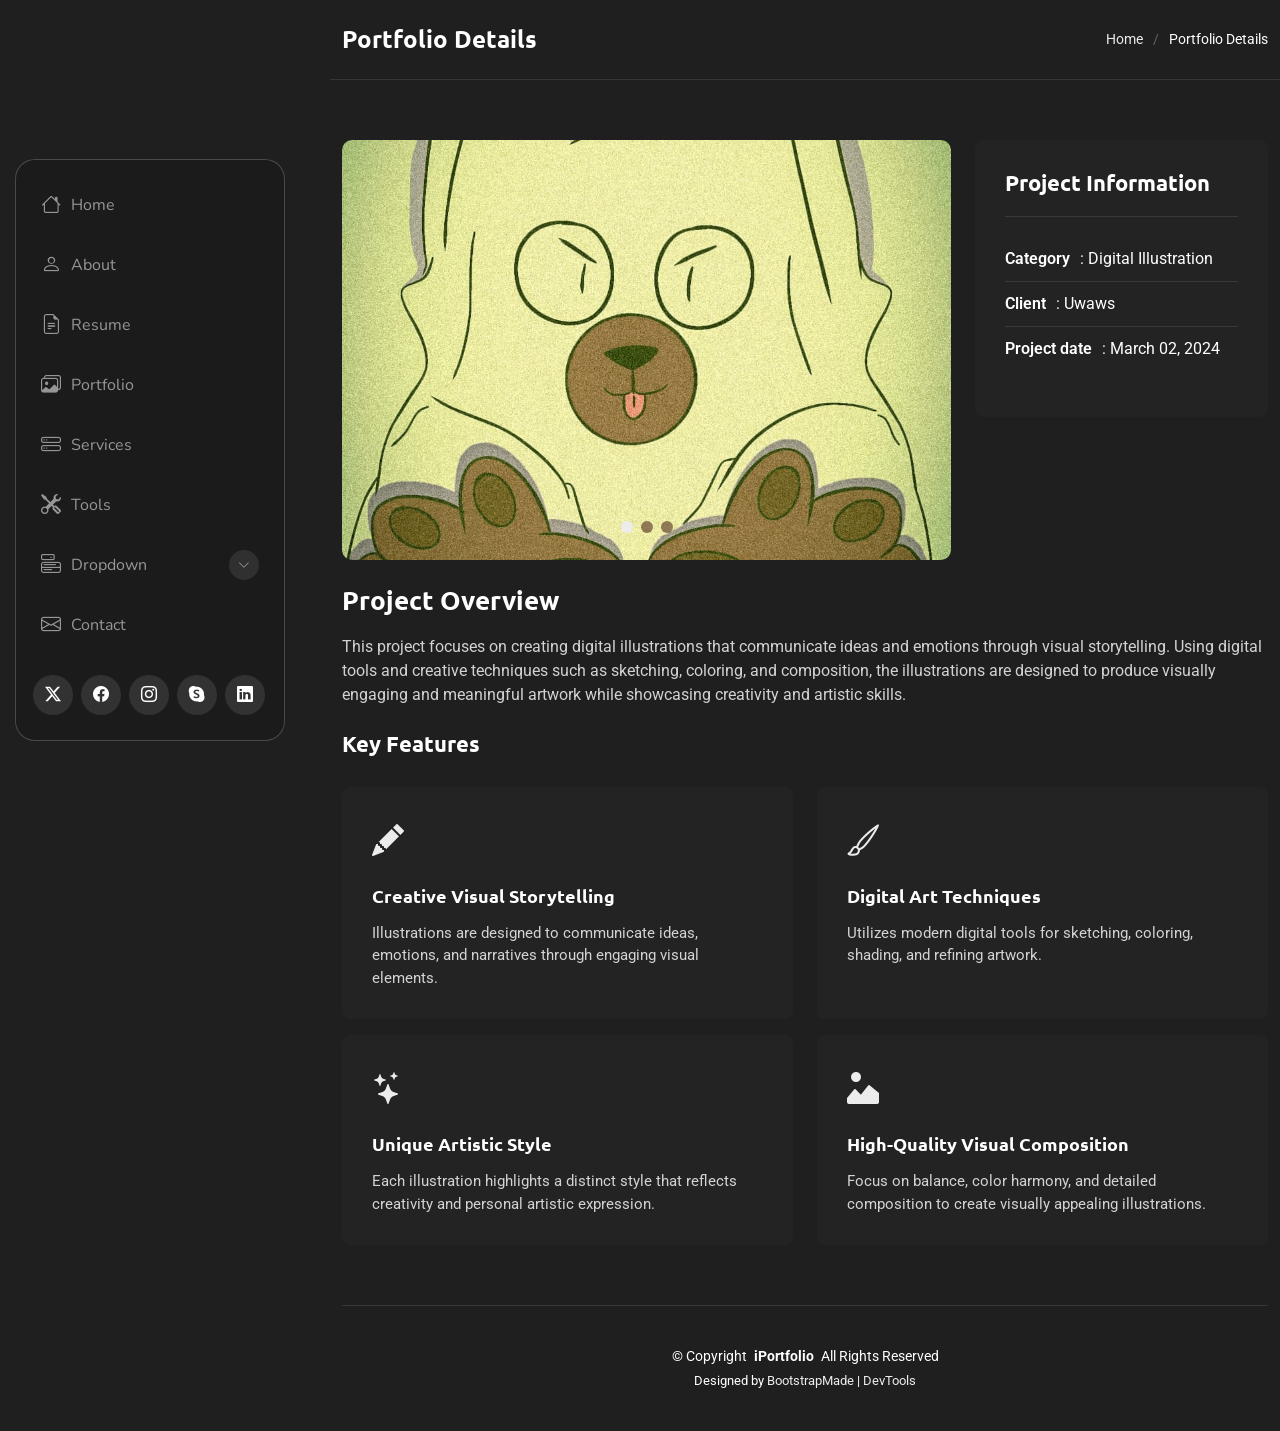
<file: portfolio-details.html>
<!DOCTYPE html>
<html lang="en">

<head>
  <meta charset="utf-8">
  <meta content="width=device-width, initial-scale=1.0" name="viewport">
  <title>Moreno's Portfolio Details</title>
  <meta name="description" content="">
  <meta name="keywords" content="">

  <!-- Favicons -->
  <link href="assets/img/favicon.png" rel="icon">
  <link href="assets/img/apple-touch-icon.png" rel="apple-touch-icon">

  <!-- Fonts -->
  <link href="https://fonts.googleapis.com" rel="preconnect">
  <link href="https://fonts.gstatic.com" rel="preconnect" crossorigin>
  <link href="https://fonts.googleapis.com/css2?family=Roboto:ital,wght@0,100;0,300;0,400;0,500;0,700;0,900;1,100;1,300;1,400;1,500;1,700;1,900&family=Ubuntu:ital,wght@0,300;0,400;0,500;0,700;1,300;1,400;1,500;1,700&family=Nunito:ital,wght@0,200;0,300;0,400;0,500;0,600;0,700;0,800;0,900;1,200;1,300;1,400;1,500;1,600;1,700;1,800;1,900&display=swap" rel="stylesheet">

  <!-- Vendor CSS Files -->
  <link href="assets/vendor/bootstrap/css/bootstrap.min.css" rel="stylesheet">
  <link href="assets/vendor/bootstrap-icons/bootstrap-icons.css" rel="stylesheet">
  <link href="assets/vendor/aos/aos.css" rel="stylesheet">
  <link href="assets/vendor/glightbox/css/glightbox.min.css" rel="stylesheet">
  <link href="assets/vendor/swiper/swiper-bundle.min.css" rel="stylesheet">

  <!-- Main CSS File -->
  <link href="assets/css/main.css" rel="stylesheet">

  <!-- =======================================================
  * Template Name: SnapFolio
  * Template URL: https://bootstrapmade.com/snapfolio-bootstrap-portfolio-template/
  * Updated: Jul 21 2025 with Bootstrap v5.3.7
  * Author: BootstrapMade.com
  * License: https://bootstrapmade.com/license/
  ======================================================== -->
</head>

<body class="portfolio-details-page">

  <header id="header" class="header dark-background d-flex flex-column justify-content-center">
    <i class="header-toggle d-xl-none bi bi-list"></i>

    <div class="header-container d-flex flex-column align-items-start">
      <nav id="navmenu" class="navmenu">
        <ul>
          <li><a href="index.html"><i class="bi bi-house navicon"></i>Home</a></li>
          <li><a href="index.html#about"><i class="bi bi-person navicon"></i> About</a></li>
          <li><a href="index.html#resume"><i class="bi bi-file-earmark-text navicon"></i> Resume</a></li>
          <li><a href="index.html#portfolio"><i class="bi bi-images navicon"></i> Portfolio</a></li>
          <li><a href="index.html#services"><i class="bi bi-hdd-stack navicon"></i> Services</a></li>
          <li><a href="index.html#tools"><i class="bi bi-tools navicon"></i> Tools</a></li>
          <li class="dropdown"><a href="#"><i class="bi bi-menu-button navicon"></i> <span>Dropdown</span> <i class="bi bi-chevron-down toggle-dropdown"></i></a>
            <ul>
              <li><a href="index.html#hero">Home</a></li>
              <li><a href="index.html#services">View My Services</a></li>
              <li><a href="index.html#contact">Ask Me!!</a></li>
              <li><a href="index.html#tools">Tools That I Use</a></li>
            </ul>
          </li>
          <li><a href="index.html#contact"><i class="bi bi-envelope navicon"></i> Contact</a></li>
        </ul>
      </nav>

      <div class="social-links text-center">
        <a href="#" class="twitter"><i class="bi bi-twitter-x"></i></a>
        <a href="#" class="facebook"><i class="bi bi-facebook"></i></a>
        <a href="#" class="instagram"><i class="bi bi-instagram"></i></a>
        <a href="#" class="google-plus"><i class="bi bi-skype"></i></a>
        <a href="#" class="linkedin"><i class="bi bi-linkedin"></i></a>
      </div>

    </div>

  </header>

  <main class="main">

    <!-- Page Title -->
    <div class="page-title dark-background">
      <div class="container d-lg-flex justify-content-between align-items-center">
        <h1 class="mb-2 mb-lg-0">Portfolio Details</h1>
        <nav class="breadcrumbs">
          <ol>
            <li><a href="index.html">Home</a></li>
            <li class="current">Portfolio Details</li>
          </ol>
        </nav>
      </div>
    </div><!-- End Page Title -->

    <!-- Portfolio Details Section -->
    <section id="portfolio-details" class="portfolio-details section">

      <div class="container" data-aos="fade-up" data-aos-delay="100">

        <div class="row gy-4">

          <div class="col-lg-8">
            <div class="portfolio-details-slider swiper init-swiper">

              <script type="application/json" class="swiper-config">
                {
                  "loop": true,
                  "speed": 600,
                  "autoplay": {
                    "delay": 5000
                  },
                  "slidesPerView": "auto",
                  "pagination": {
                    "el": ".swiper-pagination",
                    "type": "bullets",
                    "clickable": true
                  }
                }
              </script>

              <div class="swiper-wrapper align-items-center">

                <div class="swiper-slide">
                  <img src="assets/img/portfolio/Art 1.jpeg" alt="Spooky Month!" class="img-fluid" loading="lazy">
                </div>

                <div class="swiper-slide">
                  <img src="assets/img/portfolio/Art 2.jpeg" alt="Beyond the Sky and Dreams" class="img-fluid" loading="lazy">
                </div>

                <div class="swiper-slide">
                  <img src="assets/img/portfolio/Art 3.jpeg" alt="The Ancient Warrior" class="img-fluid" loading="lazy">
                </div>

              </div>
              <div class="swiper-pagination"></div>
            </div>
          </div>

          <div class="col-lg-4">
            <div class="portfolio-info" data-aos="fade-left" data-aos-delay="200">
              <h3>Project Information</h3>
              <ul>
                <li><strong>Category</strong>: Digital Illustration</li>
                <li><strong>Client</strong>: Uwaws</li>
                <li><strong>Project date</strong>: March 02, 2024</li>
              </ul>
            </div>
          </div>

          <div class="col-lg-12">
            <div class="portfolio-description" data-aos="fade-up" data-aos-delay="300">
              <h2>Project Overview</h2>
              <p>
                This project focuses on creating digital illustrations that communicate ideas and emotions through visual storytelling. Using digital tools and creative techniques such as sketching, coloring, and composition, the illustrations are designed to produce visually engaging and meaningful artwork while showcasing creativity and artistic skills.
              </p>

              <div class="features mt-4">
                <h3>Key Features</h3>
                <div class="row gy-3">
                  <div class="col-md-6">
                    <div class="feature-item" data-aos="fade-up" data-aos-delay="400">
                      <i class="bi bi-pencil-fill"></i>
                      <h4>Creative Visual Storytelling</h4>
                      <p>Illustrations are designed to communicate ideas, emotions, and narratives through engaging visual elements.</p>
                    </div>
                  </div>

                  <div class="col-md-6">
                    <div class="feature-item" data-aos="fade-up" data-aos-delay="500">
                      <i class="bi bi-brush"></i>
                      <h4>Digital Art Techniques</h4>
                      <p>Utilizes modern digital tools for sketching, coloring, shading, and refining artwork.</p>
                    </div>
                  </div>

                  <div class="col-md-6">
                    <div class="feature-item" data-aos="fade-up" data-aos-delay="600">
                      <i class="bi bi-stars"></i>
                      <h4>Unique Artistic Style</h4>
                      <p>Each illustration highlights a distinct style that reflects creativity and personal artistic expression.</p>
                    </div>
                  </div>

                  <div class="col-md-6">
                    <div class="feature-item" data-aos="fade-up" data-aos-delay="700">
                      <i class="bi bi-image-alt"></i>
                      <h4>High-Quality Visual Composition</h4>
                      <p>Focus on balance, color harmony, and detailed composition to create visually appealing illustrations.</p>
                    </div>
                  </div>
                </div>
              </div>
            </div>
          </div>

        </div>

      </div>

    </section><!-- /Portfolio Details Section -->

  </main>

  <footer id="footer" class="footer position-relative">

    <div class="container">
      <div class="copyright text-center ">
        <p>© <span>Copyright</span> <strong class="px-1 sitename">iPortfolio</strong> <span>All Rights Reserved</span></p>
      </div>
      <div class="credits">
        <!-- All the links in the footer should remain intact. -->
        <!-- You can delete the links only if you've purchased the pro version. -->
        <!-- Licensing information: https://bootstrapmade.com/license/ -->
        <!-- Purchase the pro version with working PHP/AJAX contact form: [buy-url] -->
        Designed by <a href="https://bootstrapmade.com/">BootstrapMade</a> | <a href="https://bootstrapmade.com/tools/">DevTools</a>
      </div>
    </div>

  </footer>

  <!-- Scroll Top -->
  <a href="#" id="scroll-top" class="scroll-top d-flex align-items-center justify-content-center"><i class="bi bi-arrow-up-short"></i></a>

  <!-- Preloader -->
  <div id="preloader"></div>

  <!-- Vendor JS Files -->
  <script src="assets/vendor/bootstrap/js/bootstrap.bundle.min.js"></script>
  <script src="assets/vendor/php-email-form/validate.js"></script>
  <script src="assets/vendor/aos/aos.js"></script>
  <script src="assets/vendor/typed.js/typed.umd.js"></script>
  <script src="assets/vendor/purecounter/purecounter_vanilla.js"></script>
  <script src="assets/vendor/waypoints/noframework.waypoints.js"></script>
  <script src="assets/vendor/isotope-layout/isotope.pkgd.min.js"></script>
  <script src="assets/vendor/imagesloaded/imagesloaded.pkgd.min.js"></script>
  <script src="assets/vendor/glightbox/js/glightbox.min.js"></script>
  <script src="assets/vendor/swiper/swiper-bundle.min.js"></script>

  <!-- Main JS File -->
  <script src="assets/js/main.js"></script>

</body>

</html>
</file>
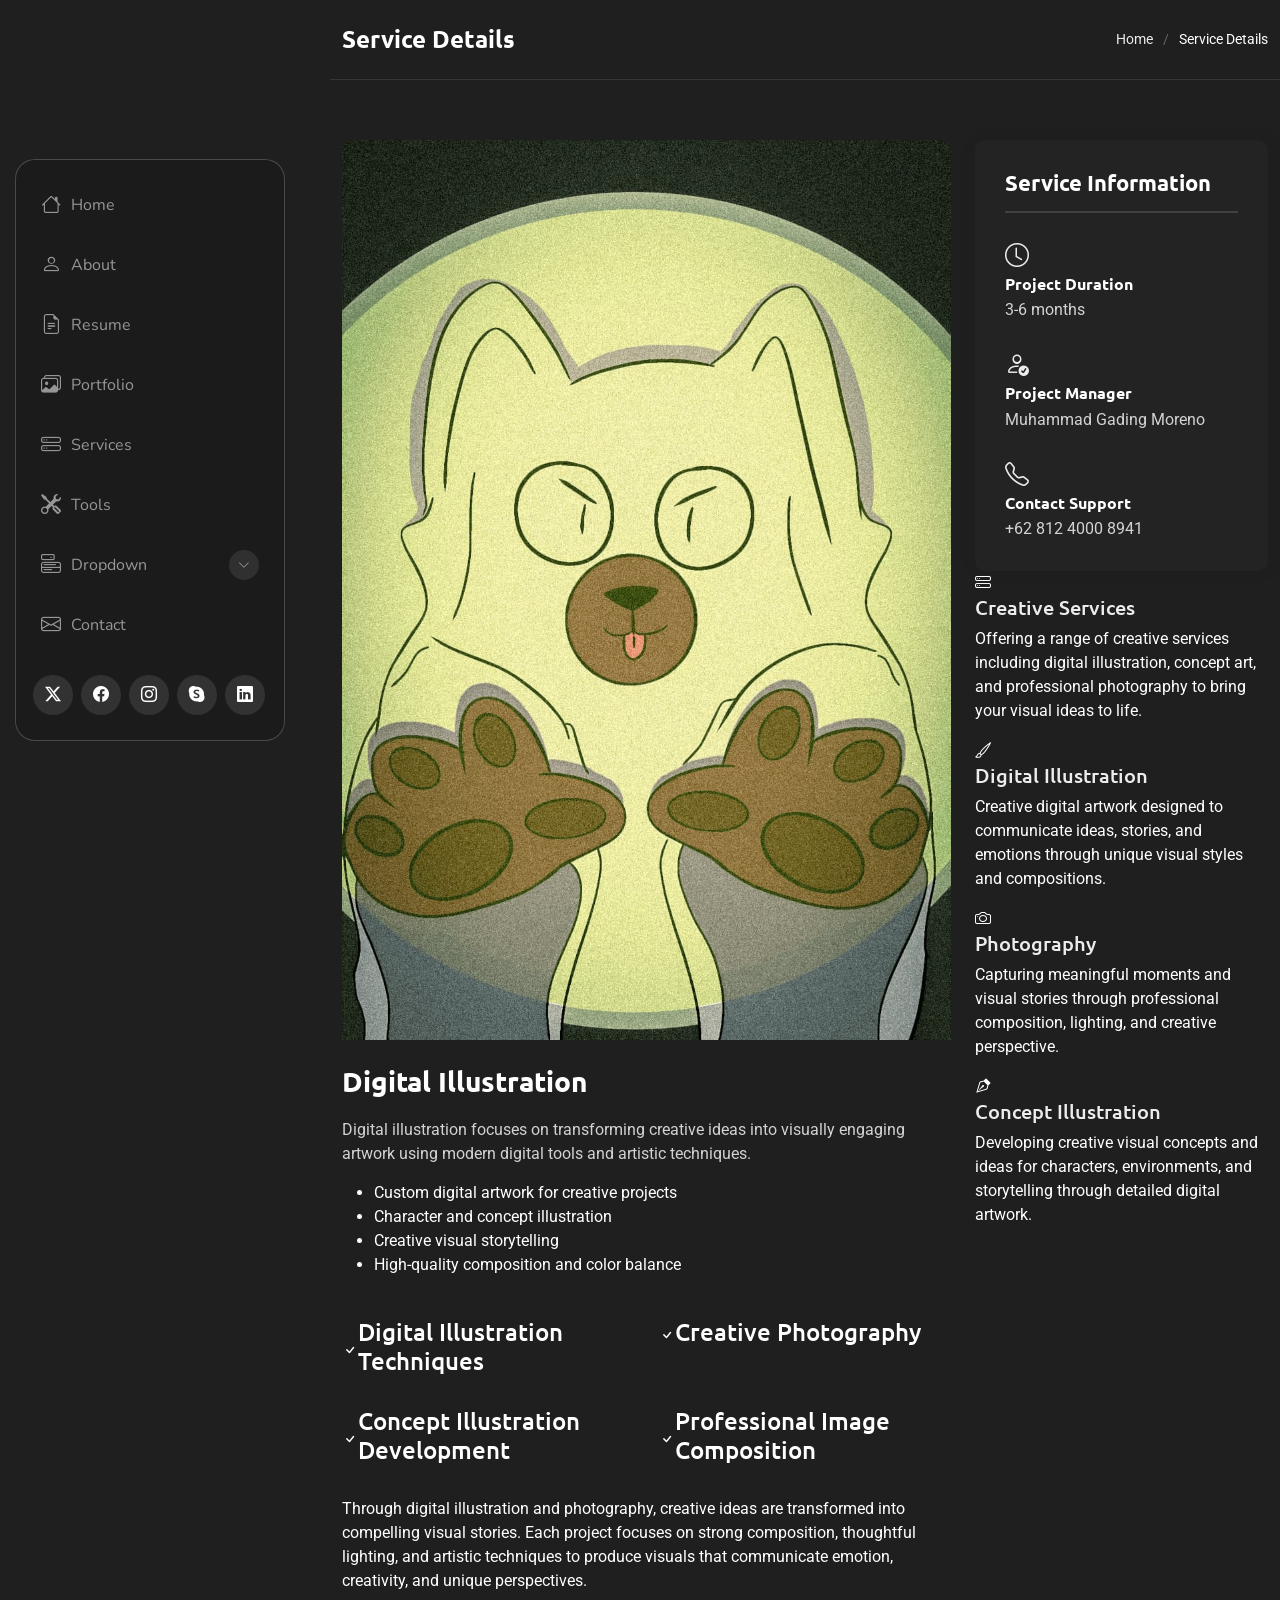
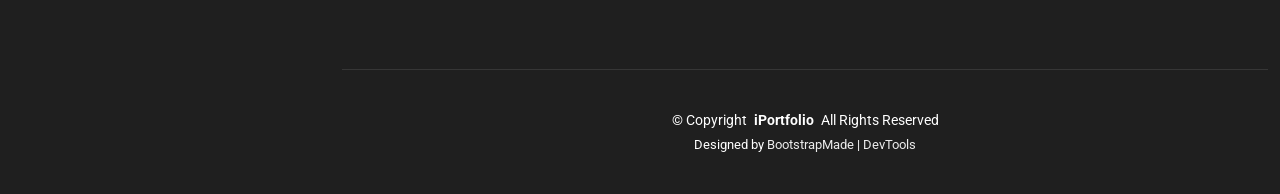
<file: service-details.html>
<!DOCTYPE html>
<html lang="en">

<head>
  <meta charset="utf-8">
  <meta content="width=device-width, initial-scale=1.0" name="viewport">
  <title>Service Details - SnapFolio Bootstrap Template</title>
  <meta name="description" content="">
  <meta name="keywords" content="">

  <!-- Favicons -->
  <link href="assets/img/favicon.png" rel="icon">
  <link href="assets/img/apple-touch-icon.png" rel="apple-touch-icon">

  <!-- Fonts -->
  <link href="https://fonts.googleapis.com" rel="preconnect">
  <link href="https://fonts.gstatic.com" rel="preconnect" crossorigin>
  <link href="https://fonts.googleapis.com/css2?family=Roboto:ital,wght@0,100;0,300;0,400;0,500;0,700;0,900;1,100;1,300;1,400;1,500;1,700;1,900&family=Ubuntu:ital,wght@0,300;0,400;0,500;0,700;1,300;1,400;1,500;1,700&family=Nunito:ital,wght@0,200;0,300;0,400;0,500;0,600;0,700;0,800;0,900;1,200;1,300;1,400;1,500;1,600;1,700;1,800;1,900&display=swap" rel="stylesheet">
  
  <!-- Vendor CSS Files -->
  <link href="assets/vendor/bootstrap/css/bootstrap.min.css" rel="stylesheet">
  <link href="assets/vendor/bootstrap-icons/bootstrap-icons.css" rel="stylesheet">
  <link href="assets/vendor/aos/aos.css" rel="stylesheet">
  <link href="assets/vendor/glightbox/css/glightbox.min.css" rel="stylesheet">
  <link href="assets/vendor/swiper/swiper-bundle.min.css" rel="stylesheet">

  <!-- Main CSS File -->
  <link href="assets/css/main.css" rel="stylesheet">

  <!-- =======================================================
  * Template Name: SnapFolio
  * Template URL: https://bootstrapmade.com/snapfolio-bootstrap-portfolio-template/
  * Updated: Jul 21 2025 with Bootstrap v5.3.7
  * Author: BootstrapMade.com
  * License: https://bootstrapmade.com/license/
  ======================================================== -->
</head>

<body class="service-details-page">

  <header id="header" class="header dark-background d-flex flex-column justify-content-center">
    <i class="header-toggle d-xl-none bi bi-list"></i>

    <div class="header-container d-flex flex-column align-items-start">
      <nav id="navmenu" class="navmenu">
        <ul>
          <li><a href="index.html"><i class="bi bi-house navicon"></i>Home</a></li>
          <li><a href="index.html#about"><i class="bi bi-person navicon"></i> About</a></li>
          <li><a href="index.html#resume"><i class="bi bi-file-earmark-text navicon"></i> Resume</a></li>
          <li><a href="index.html#portfolio"><i class="bi bi-images navicon"></i> Portfolio</a></li>
          <li><a href="index.html#services"><i class="bi bi-hdd-stack navicon"></i> Services</a></li>
          <li><a href="index.html#tools"><i class="bi bi-tools navicon"></i> Tools</a></li>
          <li class="dropdown"><a href="#"><i class="bi bi-menu-button navicon"></i> <span>Dropdown</span> <i class="bi bi-chevron-down toggle-dropdown"></i></a>
            <ul>
              <li><a href="index.html#hero">Home</a></li>
              <li><a href="index.html#services">View My Services</a></li>
              <li><a href="index.html#contact">Ask Me!!</a></li>
              <li><a href="index.html#tools">Tools That I Use</a></li>
            </ul>
          </li>
          <li><a href="index.html#contact"><i class="bi bi-envelope navicon"></i> Contact</a></li>
        </ul>
      </nav>

      <div class="social-links text-center">
        <a href="#" class="twitter"><i class="bi bi-twitter-x"></i></a>
        <a href="#" class="facebook"><i class="bi bi-facebook"></i></a>
        <a href="#" class="instagram"><i class="bi bi-instagram"></i></a>
        <a href="#" class="google-plus"><i class="bi bi-skype"></i></a>
        <a href="#" class="linkedin"><i class="bi bi-linkedin"></i></a>
      </div>

    </div>

  </header>

  <main class="main">

    <!-- Page Title -->
    <div class="page-title dark-background">
      <div class="container d-lg-flex justify-content-between align-items-center">
        <h1 class="mb-2 mb-lg-0">Service Details</h1>
        <nav class="breadcrumbs">
          <ol>
            <li><a href="index.html">Home</a></li>
            <li class="current">Service Details</li>
          </ol>
        </nav>
      </div>
    </div><!-- End Page Title -->

    <!-- Service Details Section -->
    <section id="service-details" class="service-details section">

      <div class="container" data-aos="fade-up" data-aos-delay="100">

        <div class="row gy-4">

          <div class="col-lg-8">
            <div class="service-details-slider swiper init-swiper">
              <script type="application/json" class="swiper-config">
                {
                  "loop": true,
                  "speed": 600,
                  "autoplay": {
                    "delay": 5000
                  },
                  "slidesPerView": 1,
                  "pagination": {
                    "el": ".swiper-pagination",
                    "type": "bullets",
                    "clickable": true
                  }
                }
              </script>
              <div class="swiper-wrapper">

  <!-- Illustration -->
  <div class="swiper-slide">

    <img src="assets/img/services/Art 1.jpeg" class="img-fluid" alt="">

    <div class="content mt-4">
      <h3>Digital Illustration</h3>

      <p>
        Digital illustration focuses on transforming creative ideas into visually engaging
        artwork using modern digital tools and artistic techniques.
      </p>

      <ul>
        <li>Custom digital artwork for creative projects</li>
        <li>Character and concept illustration</li>
        <li>Creative visual storytelling</li>
        <li>High-quality composition and color balance</li>
      </ul>

    </div>

  </div>


  <!-- Illustration 2 -->
  <div class="swiper-slide">

    <img src="assets/img/services/Art 4.jpeg" class="img-fluid" alt="">

    <div class="content mt-4">
      <h3>Concept Illustration</h3>

      <p>
        Concept illustration focuses on developing visual ideas used for storytelling,
        character design, and creative art projects.
      </p>

      <ul>
        <li>Creative character design</li>
        <li>Concept art development</li>
        <li>Visual storytelling techniques</li>
        <li>Professional digital painting</li>
      </ul>

    </div>

  </div>


  <!-- Photography -->
  <div class="swiper-slide">

    <img src="assets/img/services/Photo 8.jpeg" class="img-fluid" alt="">

    <div class="content mt-4">
      <h3>Photography</h3>

      <p>
        Photography captures moments and visual stories through composition,
        lighting, and creative perspective.
      </p>

      <ul>
        <li>Creative photography sessions</li>
        <li>Lighting and framing techniques</li>
        <li>Professional visual composition</li>
        <li>High-quality photo editing</li>
      </ul>

    </div>

  </div>

</div>

              <div class="features mt-4"> 
  <div class="row gy-4">

    <div class="col-md-6" data-aos="fade-up" data-aos-delay="100">
      <div class="feature-box d-flex align-items-center">
        <i class="bi bi-check"></i>
        <h4>Digital Illustration Techniques</h4>
      </div>
    </div>

    <div class="col-md-6" data-aos="fade-up" data-aos-delay="200">
      <div class="feature-box d-flex align-items-center">
        <i class="bi bi-check"></i>
        <h4>Creative Photography</h4>
      </div>
    </div>

    <div class="col-md-6" data-aos="fade-up" data-aos-delay="300">
      <div class="feature-box d-flex align-items-center">
        <i class="bi bi-check"></i>
        <h4>Concept Illustration Development</h4>
      </div>
    </div>

    <div class="col-md-6" data-aos="fade-up" data-aos-delay="400">
      <div class="feature-box d-flex align-items-center">
        <i class="bi bi-check"></i>
        <h4>Professional Image Composition</h4>
      </div>
    </div>

  </div>
</div>

              <p class="mt-4">
  Through digital illustration and photography, creative ideas are transformed into compelling visual stories. Each project focuses on strong composition, thoughtful lighting, and artistic techniques to produce visuals that communicate emotion, creativity, and unique perspectives.
</p>
            </div>
          </div>

          <div class="col-lg-4">
            <div class="service-info">
              <h4>Service Information</h4>
              <div class="info-item">
                <i class="bi bi-clock"></i>
                <h5>Project Duration</h5>
                <p>3-6 months</p>
              </div>
              <div class="info-item">
                <i class="bi bi-person-check"></i>
                <h5>Project Manager</h5>
                <p>Muhammad Gading Moreno</p>
              </div>
              <div class="info-item">
                <i class="bi bi-telephone"></i>
                <h5>Contact Support</h5>
                <p>+62 812 4000 8941</p>
              </div>
            </div>
              <div class="service-item">
  <i class="bi bi-hdd-stack"></i>
  <h5><a href="#">Creative Services</a></h5>
  <p>Offering a range of creative services including digital illustration, concept art, and professional photography to bring your visual ideas to life.</p>
</div>

<div class="service-item">
  <i class="bi bi-brush"></i>
  <h5><a href="#">Digital Illustration</a></h5>
  <p>Creative digital artwork designed to communicate ideas, stories, and emotions through unique visual styles and compositions.</p>
</div>

<div class="service-item">
  <i class="bi bi-camera"></i>
  <h5><a href="#">Photography</a></h5>
  <p>Capturing meaningful moments and visual stories through professional composition, lighting, and creative perspective.</p>
</div>

<div class="service-item">
  <i class="bi bi-vector-pen"></i>
  <h5><a href="#">Concept Illustration</a></h5>
  <p>Developing creative visual concepts and ideas for characters, environments, and storytelling through detailed digital artwork.</p>
</div>

        </div>

      </div>

    </section><!-- /Service Details Section -->

  </main>

  <footer id="footer" class="footer position-relative">

    <div class="container">
      <div class="copyright text-center ">
        <p>© <span>Copyright</span> <strong class="px-1 sitename">iPortfolio</strong> <span>All Rights Reserved</span></p>
      </div>
      <div class="credits">
        <!-- All the links in the footer should remain intact. -->
        <!-- You can delete the links only if you've purchased the pro version. -->
        <!-- Licensing information: https://bootstrapmade.com/license/ -->
        <!-- Purchase the pro version with working PHP/AJAX contact form: [buy-url] -->
        Designed by <a href="https://bootstrapmade.com/">BootstrapMade</a> | <a href="https://bootstrapmade.com/tools/">DevTools</a>
      </div>
    </div>

  </footer>

  <!-- Scroll Top -->
  <a href="#" id="scroll-top" class="scroll-top d-flex align-items-center justify-content-center"><i class="bi bi-arrow-up-short"></i></a>

  <!-- Preloader -->
  <div id="preloader"></div>

  <!-- Vendor JS Files -->
  <script src="assets/vendor/bootstrap/js/bootstrap.bundle.min.js"></script>
  <script src="assets/vendor/php-email-form/validate.js"></script>
  <script src="assets/vendor/aos/aos.js"></script>
  <script src="assets/vendor/typed.js/typed.umd.js"></script>
  <script src="assets/vendor/purecounter/purecounter_vanilla.js"></script>
  <script src="assets/vendor/waypoints/noframework.waypoints.js"></script>
  <script src="assets/vendor/isotope-layout/isotope.pkgd.min.js"></script>
  <script src="assets/vendor/imagesloaded/imagesloaded.pkgd.min.js"></script>
  <script src="assets/vendor/glightbox/js/glightbox.min.js"></script>
  <script src="assets/vendor/swiper/swiper-bundle.min.js"></script>

  <!-- Main JS File -->
  <script src="assets/js/main.js"></script>

</body>

</html>
</file>
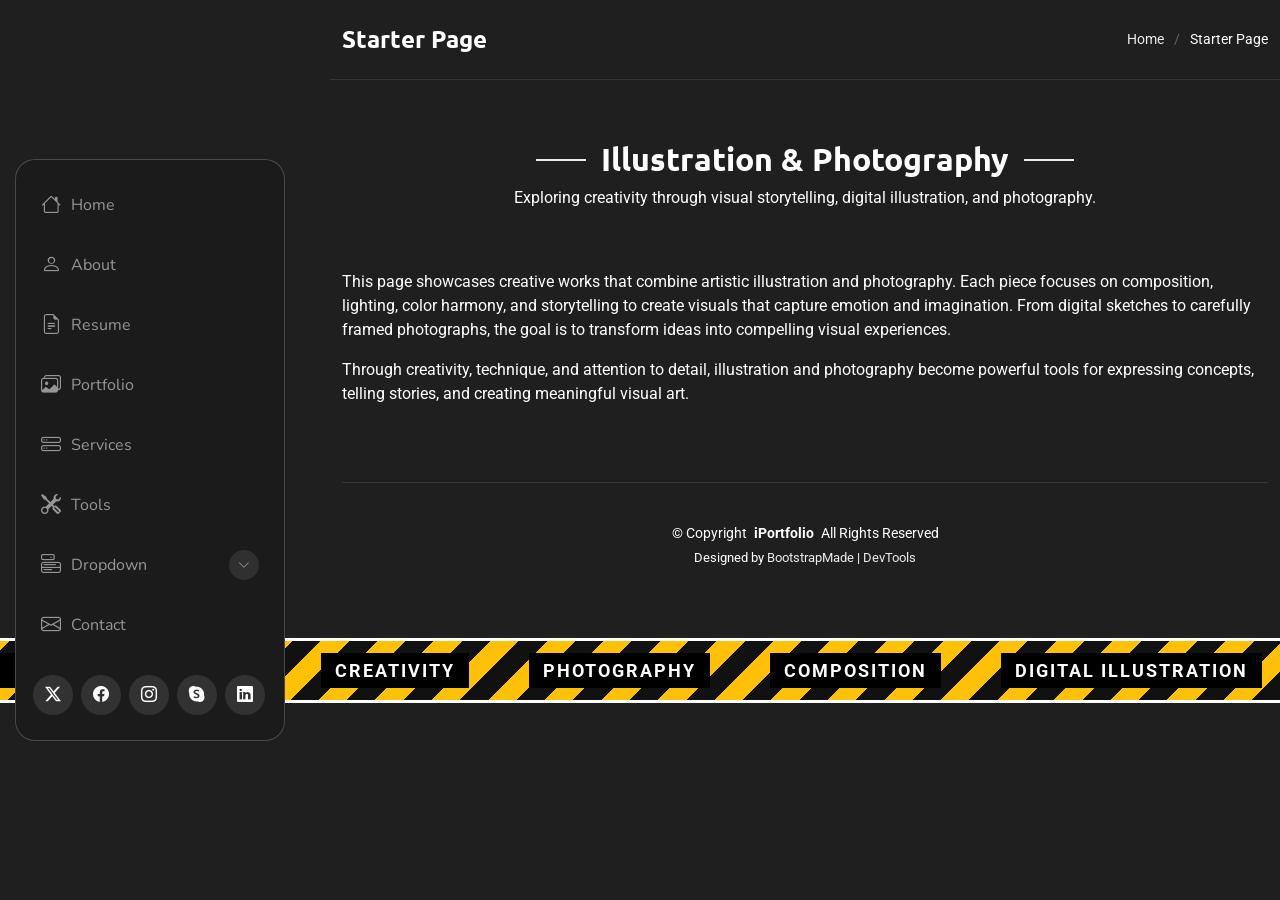
<file: starter-page.html>
<!DOCTYPE html>
<html lang="en">

<head>
  <meta charset="utf-8">
  <meta content="width=device-width, initial-scale=1.0" name="viewport">
  <title>Where it All Begins</title>
  <meta name="description" content="">
  <meta name="keywords" content="">

  <!-- Favicons -->
  <link href="assets/img/favicon.png" rel="icon">
  <link href="assets/img/apple-touch-icon.png" rel="apple-touch-icon">

  <!-- Fonts -->
  <link href="https://fonts.googleapis.com" rel="preconnect">
  <link href="https://fonts.gstatic.com" rel="preconnect" crossorigin>
  <link href="https://fonts.googleapis.com/css2?family=Roboto:ital,wght@0,100;0,300;0,400;0,500;0,700;0,900;1,100;1,300;1,400;1,500;1,700;1,900&family=Ubuntu:ital,wght@0,300;0,400;0,500;0,700;1,300;1,400;1,500;1,700&family=Nunito:ital,wght@0,200;0,300;0,400;0,500;0,600;0,700;0,800;0,900;1,200;1,300;1,400;1,500;1,600;1,700;1,800;1,900&display=swap" rel="stylesheet">

  <!-- Vendor CSS Files -->
  <link href="assets/vendor/bootstrap/css/bootstrap.min.css" rel="stylesheet">
  <link href="assets/vendor/bootstrap-icons/bootstrap-icons.css" rel="stylesheet">
  <link href="assets/vendor/aos/aos.css" rel="stylesheet">
  <link href="assets/vendor/glightbox/css/glightbox.min.css" rel="stylesheet">
  <link href="assets/vendor/swiper/swiper-bundle.min.css" rel="stylesheet">

  <!-- Main CSS File -->
  <link href="assets/css/main.css" rel="stylesheet">

</head>

<body class="starter-page-page">

  <header id="header" class="header dark-background d-flex flex-column justify-content-center">
    <i class="header-toggle d-xl-none bi bi-list"></i>

    <div class="header-container d-flex flex-column align-items-start">
      <nav id="navmenu" class="navmenu">
        <ul>
          <li><a href="index.html"><i class="bi bi-house navicon"></i>Home</a></li>
          <li><a href="index.html#about"><i class="bi bi-person navicon"></i> About</a></li>
          <li><a href="index.html#resume"><i class="bi bi-file-earmark-text navicon"></i> Resume</a></li>
          <li><a href="index.html#portfolio"><i class="bi bi-images navicon"></i> Portfolio</a></li>
          <li><a href="index.html#services"><i class="bi bi-hdd-stack navicon"></i> Services</a></li>
          <li><a href="index.html#tools"><i class="bi bi-tools navicon"></i> Tools</a></li>
          <li class="dropdown"><a href="#"><i class="bi bi-menu-button navicon"></i> <span>Dropdown</span> <i class="bi bi-chevron-down toggle-dropdown"></i></a>
            <ul>
              <li><a href="index.html#hero">Home</a></li>
              <li><a href="index.html#services">View My Services</a></li>
              <li><a href="index.html#contact">Ask Me!!</a></li>
              <li><a href="index.html#tools">Tools That I Use</a></li>
            </ul>
          </li>
          <li><a href="index.html#contact"><i class="bi bi-envelope navicon"></i> Contact</a></li>
        </ul>
      </nav>

      <div class="social-links text-center">
        <a href="#" class="twitter"><i class="bi bi-twitter-x"></i></a>
        <a href="#" class="facebook"><i class="bi bi-facebook"></i></a>
        <a href="#" class="instagram"><i class="bi bi-instagram"></i></a>
        <a href="#" class="google-plus"><i class="bi bi-skype"></i></a>
        <a href="#" class="linkedin"><i class="bi bi-linkedin"></i></a>
      </div>

    </div>

  </header>

  <main class="main">

    <!-- Page Title -->
    <div class="page-title dark-background">
      <div class="container d-lg-flex justify-content-between align-items-center">
        <h1 class="mb-2 mb-lg-0">Starter Page</h1>
        <nav class="breadcrumbs">
          <ol>
            <li><a href="index.html">Home</a></li>
            <li class="current">Starter Page</li>
          </ol>
        </nav>
      </div>
    </div><!-- End Page Title -->

    <!-- Starter Section Section -->
    <section id="starter-section" class="starter-section section">

  <div class="container section-title" data-aos="fade-up">
    <h2>Illustration & Photography</h2>
    <p>Exploring creativity through visual storytelling, digital illustration, and photography.</p>
  </div>

  <div class="container" data-aos="fade-up">
    <p>
      This page showcases creative works that combine artistic illustration and photography.
      Each piece focuses on composition, lighting, color harmony, and storytelling to create
      visuals that capture emotion and imagination. From digital sketches to carefully framed
      photographs, the goal is to transform ideas into compelling visual experiences.
    </p>

    <p>
      Through creativity, technique, and attention to detail, illustration and photography
      become powerful tools for expressing concepts, telling stories, and creating meaningful
      visual art.
    </p>
  </div>

</section><!-- /Starter Section Section -->

  </main>

  <footer id="footer" class="footer position-relative">

    <div class="container">
      <div class="copyright text-center ">
        <p>© <span>Copyright</span> <strong class="px-1 sitename">iPortfolio</strong> <span>All Rights Reserved</span></p>
      </div>
      <div class="credits">
        <!-- All the links in the footer should remain intact. -->
        <!-- You can delete the links only if you've purchased the pro version. -->
        <!-- Licensing information: https://bootstrapmade.com/license/ -->
        <!-- Purchase the pro version with working PHP/AJAX contact form: [buy-url] -->
        Designed by <a href="https://bootstrapmade.com/">BootstrapMade</a> | <a href="https://bootstrapmade.com/tools/">DevTools</a>
      </div>
    </div>

  </footer>

  <!--Animation-->
  <div class="creative-tape">
  <div class="tape-track">

    <div class="tape-group">
      <span>Digital Illustration</span>
      <span>Creativity</span>
      <span>Photography</span>
      <span>Composition</span>
    </div>

    <div class="tape-group">
      <span>Digital Illustration</span>
      <span>Creativity</span>
      <span>Photography</span>
      <span>Composition</span>
    </div>

  </div>
</div>

  <!-- Scroll Top -->
  <a href="#" id="scroll-top" class="scroll-top d-flex align-items-center justify-content-center"><i class="bi bi-arrow-up-short"></i></a>

  <!-- Preloader -->
  <div id="preloader"></div>

  <!-- Vendor JS Files -->
  <script src="assets/vendor/bootstrap/js/bootstrap.bundle.min.js"></script>
  <script src="assets/vendor/php-email-form/validate.js"></script>
  <script src="assets/vendor/aos/aos.js"></script>
  <script src="assets/vendor/typed.js/typed.umd.js"></script>
  <script src="assets/vendor/purecounter/purecounter_vanilla.js"></script>
  <script src="assets/vendor/waypoints/noframework.waypoints.js"></script>
  <script src="assets/vendor/isotope-layout/isotope.pkgd.min.js"></script>
  <script src="assets/vendor/imagesloaded/imagesloaded.pkgd.min.js"></script>
  <script src="assets/vendor/glightbox/js/glightbox.min.js"></script>
  <script src="assets/vendor/swiper/swiper-bundle.min.js"></script>

  <!-- Main JS File -->
  <script src="assets/js/main.js"></script>

</body>

</html>
</file>
<file: assets/css/main.css>
/**
* Template Name: SnapFolio
* Template URL: https://bootstrapmade.com/snapfolio-bootstrap-portfolio-template/
* Updated: Jul 21 2025 with Bootstrap v5.3.7
* Author: BootstrapMade.com
* License: https://bootstrapmade.com/license/
*/

/*--------------------------------------------------------------
# Font & Color Variables
# Help: https://bootstrapmade.com/color-system/
--------------------------------------------------------------*/
/* Fonts */
:root {
  --default-font: "Roboto",  system-ui, -apple-system, "Segoe UI", Roboto, "Helvetica Neue", Arial, "Noto Sans", "Liberation Sans", sans-serif, "Apple Color Emoji", "Segoe UI Emoji", "Segoe UI Symbol", "Noto Color Emoji";
  --heading-font: "Ubuntu",  sans-serif;
  --nav-font: "Nunito",  sans-serif;
}

/* Global Colors - The following color variables are used throughout the website. Updating them here will change the color scheme of the entire website */
:root { 
  --background-color: #1f1f1f; /* Background color for the entire website, including individual sections */
  --default-color: #ffffff; /* Default color used for the majority of the text content across the entire website */
  --heading-color: #ffffff; /* Color for headings, subheadings and title throughout the website */
  --accent-color: #ececec; /* Accent color that represents your brand on the website. It's used for buttons, links, and other elements that need to stand out */
  --surface-color: #232323; /* The surface color is used as a background of boxed elements within sections, such as cards, icon boxes, or other elements that require a visual separation from the global background. */
  --contrast-color: #310606; /* Contrast color for text, ensuring readability against backgrounds of accent, heading, or default colors. */
}

/* Nav Menu Colors - The following color variables are used specifically for the navigation menu. They are separate from the global colors to allow for more customization options */
:root {
  --nav-color: rgba(236, 236, 236, 0.59);  /* The default color of the main navmenu links */
  --nav-hover-color: #ffffff; /* Applied to main navmenu links when they are hovered over or active */
  --nav-mobile-background-color: #393939; /* Used as the background color for mobile navigation menu */
  --nav-dropdown-background-color: #393939; /* Used as the background color for dropdown items that appear when hovering over primary navigation items */
  --nav-dropdown-color: #ffffff; /* Used for navigation links of the dropdown items in the navigation menu. */
  --nav-dropdown-hover-color: #ececec; /* Similar to --nav-hover-color, this color is applied to dropdown navigation links when they are hovered over. */
}

/* Color Presets - These classes override global colors when applied to any section or element, providing reuse of the sam color scheme. */

.light-background {
  --background-color: #2c2c2c;
  --surface-color: #323232;
}

.dark-background {
  --background-color: #040b14;
  --default-color: #ffffff;
  --heading-color: #ffffff;
  --surface-color: #151f2b;
  --contrast-color: #ffffff;
}

/* Smooth scroll */
:root {
  scroll-behavior: smooth;
}

/*--------------------------------------------------------------
# General Styling & Shared Classes
--------------------------------------------------------------*/
body {
  color: var(--default-color);
  background-color: var(--background-color);
  font-family: var(--default-font);
}

a {
  color: var(--accent-color);
  text-decoration: none;
  transition: 0.3s;
}

a:hover {
  color: color-mix(in srgb, var(--accent-color), transparent 25%);
  text-decoration: none;
}

h1,
h2,
h3,
h4,
h5,
h6 {
  color: var(--heading-color);
  font-family: var(--heading-font);
}

/* PHP Email Form Messages
------------------------------*/
.php-email-form .error-message {
  display: none;
  background: #df1529;
  color: #ffffff;
  text-align: left;
  padding: 15px;
  margin-bottom: 24px;
  font-weight: 600;
}

.php-email-form .sent-message {
  display: none;
  color: #ffffff;
  background: #059652;
  text-align: center;
  padding: 15px;
  margin-bottom: 24px;
  font-weight: 600;
}

.php-email-form .loading {
  display: none;
  background: var(--surface-color);
  text-align: center;
  padding: 15px;
  margin-bottom: 24px;
}

.php-email-form .loading:before {
  content: "";
  display: inline-block;
  border-radius: 50%;
  width: 24px;
  height: 24px;
  margin: 0 10px -6px 0;
  border: 3px solid var(--accent-color);
  border-top-color: var(--surface-color);
  animation: php-email-form-loading 1s linear infinite;
}

@keyframes php-email-form-loading {
  0% {
    transform: rotate(0deg);
  }

  100% {
    transform: rotate(360deg);
  }
}

/*--------------------------------------------------------------
# Global Header
--------------------------------------------------------------*/
.header {
  --background-color: #1b1b1b;
  --contrast-color: #444444;
  color: var(--default-color);
  position: fixed;
  top: 0;
  left: 0;
  bottom: 0;
  padding: 0 15px;
  width: 300px;
  transition: all ease-in-out 0.3s;
  overflow-y: auto;
  z-index: 997;
}

.header .header-container {
  border-radius: 20px;
  padding: 15px;
  background-color: var(--background-color);
  border: 1px solid color-mix(in srgb, var(--default-color), transparent 80%);
}

.header .social-links {
  margin: 0 0 10px 0;
}

.header .social-links a {
  font-size: 16px;
  display: inline-flex;
  align-items: center;
  justify-content: center;
  background: color-mix(in srgb, var(--default-color), transparent 90%);
  color: var(--default-color);
  margin: 0 2px;
  border-radius: 50%;
  text-align: center;
  width: 40px;
  height: 40px;
  transition: 0.3s;
}

.header .social-links a:hover {
  color: var(--contrast-color);
  background: var(--accent-color);
}

@media (min-width: 1200px) {

  .header~main,
  .header~#footer {
    margin-left: 330px;
  }
}

@media (max-width: 1199px) {
  .header {
    left: -100%;
  }
}

.header.header-show {
  left: 0;
}

.header .header-toggle {
  color: var(--contrast-color);
  background-color: var(--accent-color);
  font-size: 22px;
  display: flex;
  align-items: center;
  justify-content: center;
  width: 40px;
  height: 40px;
  border-radius: 50%;
  cursor: pointer;
  position: fixed;
  top: 15px;
  right: 15px;
  z-index: 9999;
  transition: background-color 0.3s;
}

.header .header-toggle:hover {
  color: var(--contrast-color);
  background-color: color-mix(in srgb, var(--accent-color) 90%, white 15%);
}

/*--------------------------------------------------------------
# Navigation Menu
--------------------------------------------------------------*/
.mobile-nav-toggle {
  display: none;
}

.navmenu {
  padding: 0;
  z-index: 9997;
  width: 100%;
}

.navmenu ul {
  list-style: none;
  padding: 0 0 20px 0;
  margin: 0;
}

.navmenu a,
.navmenu a:focus {
  color: var(--nav-color);
  padding: 15px 10px;
  font-family: var(--nav-font);
  font-size: 16px;
  font-weight: 400;
  display: flex;
  align-items: center;
  white-space: nowrap;
  transition: 0.3s;
  width: 100%;
}

.navmenu a .navicon,
.navmenu a:focus .navicon {
  font-size: 20px;
  margin-right: 10px;
}

.navmenu a .toggle-dropdown,
.navmenu a:focus .toggle-dropdown {
  font-size: 12px;
  line-height: 0;
  margin-left: auto;
  width: 30px;
  height: 30px;
  display: flex;
  align-items: center;
  justify-content: center;
  border-radius: 50%;
  transition: 0.3s;
  flex-shrink: 0;
  background-color: color-mix(in srgb, var(--accent-color), transparent 90%);
}

.navmenu a .toggle-dropdown:hover,
.navmenu a:focus .toggle-dropdown:hover {
  background-color: var(--accent-color);
  color: var(--contrast-color);
}

.navmenu a:hover,
.navmenu .active,
.navmenu .active:focus {
  color: var(--nav-hover-color);
}

.navmenu a:hover .navicon,
.navmenu .active .navicon,
.navmenu .active:focus .navicon {
  color: var(--accent-color);
}

.navmenu .active .toggle-dropdown,
.navmenu .active:focus .toggle-dropdown {
  background-color: var(--accent-color);
  color: var(--contrast-color);
  transform: rotate(180deg);
}

.navmenu .dropdown {
  display: block;
}

.navmenu .dropdown a,
.navmenu .dropdown a:focus {
  color: --nav-dropdown-color;
}

.navmenu .dropdown a:hover,
.navmenu .dropdown .active,
.navmenu .dropdown .active:focus {
  color: var(--nav-dropdown-hover-color);
}

.navmenu .dropdown ul {
  position: static;
  display: none;
  z-index: 99;
  padding: 5px 10px;
  margin: 5px 10px;
  background-color: var(--nav-dropdown-background-color);
  border: 1px solid color-mix(in srgb, var(--default-color), transparent 90%);
  box-shadow: none;
  transition: all 0.5s ease-in-out;
}

.navmenu .dropdown ul ul {
  background-color: rgba(33, 37, 41, 0.1);
}

.navmenu .dropdown>.dropdown-active {
  display: block;
  background-color: rgba(33, 37, 41, 0.03);
}

/*--------------------------------------------------------------
# Global Footer
--------------------------------------------------------------*/
.footer {
  color: var(--default-color);
  background-color: var(--background-color);
  font-size: 14px;
  padding: 0 0 40px 0;
  position: relative;
}

.footer .copyright {
  padding-top: 40px;
  border-top: 1px solid color-mix(in srgb, var(--default-color), transparent 90%);
}

.footer .copyright p {
  margin-bottom: 0;
}

.footer .credits {
  margin-top: 4px;
  font-size: 13px;
  text-align: center;
}

/*--------------------------------------------------------------
# Preloader
--------------------------------------------------------------*/
#preloader {
  position: fixed;
  inset: 0;
  z-index: 999999;
  overflow: hidden;
  background: var(--background-color);
  transition: all 0.6s ease-out;
}

#preloader:before {
  content: "";
  position: fixed;
  top: calc(50% - 30px);
  left: calc(50% - 30px);
  border: 6px solid #ffffff;
  border-color: var(--accent-color) transparent var(--accent-color) transparent;
  border-radius: 50%;
  width: 60px;
  height: 60px;
  animation: animate-preloader 1.5s linear infinite;
}

@keyframes animate-preloader {
  0% {
    transform: rotate(0deg);
  }

  100% {
    transform: rotate(360deg);
  }
}

/*--------------------------------------------------------------
# Scroll Top Button
--------------------------------------------------------------*/
.scroll-top {
  position: fixed;
  visibility: hidden;
  opacity: 0;
  right: 15px;
  bottom: -15px;
  z-index: 99999;
  background-color: var(--accent-color);
  width: 44px;
  height: 44px;
  border-radius: 50px;
  transition: all 0.4s;
}

.scroll-top i {
  font-size: 24px;
  color: var(--contrast-color);
  line-height: 0;
}

.scroll-top:hover {
  background-color: color-mix(in srgb, var(--accent-color), transparent 20%);
  color: var(--contrast-color);
}

.scroll-top.active {
  visibility: visible;
  opacity: 1;
  bottom: 15px;
}

/*--------------------------------------------------------------
# Disable aos animation delay on mobile devices
--------------------------------------------------------------*/
@media screen and (max-width: 768px) {
  [data-aos-delay] {
    transition-delay: 0 !important;
  }
}

/*--------------------------------------------------------------
# Global Page Titles & Breadcrumbs
--------------------------------------------------------------*/
.page-title {
  color: var(--default-color);
  padding: 25px 0 0 0;
  position: relative;
}

.page-title .container {
  border-bottom: 1px solid color-mix(in srgb, var(--default-color), transparent 90%);
  padding-bottom: 25px;
}

.page-title h1 {
  font-size: 24px;
  font-weight: 700;
}

.page-title .breadcrumbs ol {
  display: flex;
  flex-wrap: wrap;
  list-style: none;
  padding: 0;
  margin: 0;
  font-size: 14px;
  font-weight: 400;
}

.page-title .breadcrumbs ol li+li {
  padding-left: 10px;
}

.page-title .breadcrumbs ol li+li::before {
  content: "/";
  display: inline-block;
  padding-right: 10px;
  color: color-mix(in srgb, var(--default-color), transparent 70%);
}

/*--------------------------------------------------------------
# Global Sections
--------------------------------------------------------------*/
section,
.section {
  color: var(--default-color);
  background-color: var(--background-color);
  padding: 60px 0;
  overflow: clip;
}

/*--------------------------------------------------------------
# Global Section Titles
--------------------------------------------------------------*/
.section-title {
  text-align: center;
  padding-bottom: 60px;
  position: relative;
}

.section-title h2 {
  font-size: 32px;
  font-weight: 700;
  position: relative;
}

.section-title h2:before,
.section-title h2:after {
  content: "";
  width: 50px;
  height: 2px;
  background: var(--accent-color);
  display: inline-block;
}

.section-title h2:before {
  margin: 0 15px 10px 0;
}

.section-title h2:after {
  margin: 0 0 10px 15px;
}

.section-title p {
  margin-bottom: 0;
}

/*--------------------------------------------------------------
# Hero Section
--------------------------------------------------------------*/
.hero {
  min-height: 100vh;
  position: relative;
  overflow: hidden;
  display: flex;
  align-items: center;
}

.hero .background-elements {
  position: absolute;
  top: 0;
  left: 0;
  width: 100%;
  height: 100%;
  z-index: 1;
  overflow: hidden;
}

.hero .background-elements .bg-circle {
  position: absolute;
  border-radius: 50%;
  background: linear-gradient(45deg, color-mix(in srgb, var(--accent-color), transparent 90%), color-mix(in srgb, var(--accent-color), transparent 95%));
  animation: float 6s ease-in-out infinite;
}

.hero .background-elements .bg-circle.circle-1 {
  width: 300px;
  height: 300px;
  top: 10%;
  right: 10%;
  animation-delay: 0s;
}

.hero .background-elements .bg-circle.circle-2 {
  width: 200px;
  height: 200px;
  bottom: 20%;
  left: 5%;
  animation-delay: 2s;
}

.hero .hero-content {
  position: relative;
  width: 100%;
  z-index: 2;
}

.hero .container {
  position: relative;
  z-index: 3;
}

.hero .hero-text h1 {
  font-size: 72px;
  font-weight: 800;
  line-height: 1.1;
  margin-bottom: 15px;
  color: var(--heading-color);
}

.hero .hero-text h1 .accent-text {
  color: var(--accent-color);
  position: relative;
}

.hero .hero-text h1 .accent-text::after {
  content: "";
  position: absolute;
  bottom: -5px;
  left: 0;
  width: 100%;
  height: 3px;
  background: linear-gradient(90deg, var(--accent-color), color-mix(in srgb, var(--accent-color), transparent 50%));
}

.hero .hero-text h2 {
  font-size: 32px;
  font-weight: 600;
  color: var(--heading-color);
  margin-bottom: 10px;
}

.hero .hero-text .lead {
  font-size: 24px;
  margin-bottom: 20px;
  color: var(--default-color);
}

.hero .hero-text .lead span {
  color: var(--accent-color);
  font-weight: 600;
  border-bottom: 2px solid var(--accent-color);
  padding-bottom: 2px;
}

.hero .hero-text .description {
  font-size: 18px;
  line-height: 1.6;
  color: color-mix(in srgb, var(--default-color), transparent 20%);
  margin-bottom: 40px;
  max-width: 500px;
}

.hero .hero-actions {
  display: flex;
  gap: 20px;
  margin-bottom: 40px;
  flex-wrap: wrap;
}

.hero .hero-actions .btn {
  padding: 14px 30px;
  font-size: 16px;
  font-weight: 600;
  border-radius: 50px;
  text-decoration: none;
  transition: all 0.3s ease;
  border: 2px solid;
}

.hero .hero-actions .btn.btn-primary {
  background-color: var(--accent-color);
  color: var(--contrast-color);
  border-color: var(--accent-color);
}

.hero .hero-actions .btn.btn-primary:hover {
  background-color: color-mix(in srgb, var(--accent-color), black 10%);
  transform: translateY(-2px);
  box-shadow: 0 8px 25px color-mix(in srgb, var(--accent-color), transparent 70%);
}

.hero .hero-actions .btn.btn-outline {
  background-color: transparent;
  color: var(--accent-color);
  border-color: var(--accent-color);
}

.hero .hero-actions .btn.btn-outline:hover {
  background-color: var(--accent-color);
  color: var(--contrast-color);
  transform: translateY(-2px);
}

.hero .social-links {
  display: flex;
  gap: 20px;
}

.hero .social-links a {
  width: 50px;
  height: 50px;
  display: flex;
  align-items: center;
  justify-content: center;
  background-color: var(--surface-color);
  color: color-mix(in srgb, var(--default-color), transparent 40%);
  border-radius: 50%;
  font-size: 20px;
  transition: all 0.3s ease;
}

.hero .social-links a:hover {
  color: var(--contrast-color);
  background-color: var(--accent-color);
  transform: translateY(-3px);
  box-shadow: 0 8px 25px color-mix(in srgb, var(--accent-color), transparent 70%);
}

.hero .hero-visual {
  display: flex;
  justify-content: center;
  align-items: center;
  height: 100%;
}

.hero .hero-visual .profile-container {
  position: relative;
  width: 400px;
  height: 400px;
}

.hero .hero-visual .profile-container .profile-background {
  position: absolute;
  top: 15px;
  left: 15px;
  width: 100%;
  height: 100%;
  background: color-mix(in srgb, var(--accent-color), transparent 90%);
  border-radius: 30px;
  z-index: 1;
}

.hero .hero-visual .profile-container .profile-image {
  position: relative;
  width: 100%;
  height: 100%;
  object-fit: cover;
  border-radius: 30px;
  z-index: 2;
}

@keyframes float {

  0%,
  100% {
    transform: translateY(0px);
  }

  50% {
    transform: translateY(-20px);
  }
}

@keyframes floatIcon {

  0%,
  100% {
    transform: translateY(0px) rotate(0deg);
  }

  50% {
    transform: translateY(-10px) rotate(5deg);
  }
}

@media (max-width: 992px) {
  .hero .hero-text {
    text-align: center;
    margin-bottom: 50px;
  }

  .hero .hero-text h1 {
    font-size: 56px;
  }

  .hero .hero-text h2 {
    font-size: 28px;
  }

  .hero .hero-text .lead {
    font-size: 20px;
  }

  .hero .hero-visual .profile-container {
    width: 350px;
    height: 350px;
  }
}

@media (max-width: 768px) {
  .hero .hero-text h1 {
    font-size: 42px;
  }

  .hero .hero-text h2 {
    font-size: 24px;
  }

  .hero .hero-text .lead {
    font-size: 18px;
  }

  .hero .hero-text .description {
    font-size: 16px;
  }

  .hero .hero-actions {
    justify-content: center;
  }

  .hero .hero-actions .btn {
    padding: 12px 25px;
    font-size: 14px;
  }

  .hero .hero-visual .profile-container {
    width: 300px;
    height: 300px;
  }

  .hero .background-elements .bg-circle.circle-1 {
    width: 200px;
    height: 200px;
  }

  .hero .background-elements .bg-circle.circle-2 {
    width: 150px;
    height: 150px;
  }

  .hero .background-elements .bg-circle.circle-3 {
    width: 100px;
    height: 100px;
  }
}

/*--------------------------------------------------------------
# About Section
--------------------------------------------------------------*/
.about .profile-card {
  background: linear-gradient(135deg, var(--surface-color) 0%, color-mix(in srgb, var(--surface-color), var(--accent-color) 5%) 100%);
  border-radius: 2rem;
  padding: 2.5rem;
  text-align: center;
  box-shadow: 0 20px 40px rgba(0, 0, 0, 0.08);
  border: 1px solid color-mix(in srgb, var(--accent-color), transparent 90%);
  position: relative;
  overflow: hidden;
}

.about .profile-card::before {
  content: "";
  position: absolute;
  top: 0;
  left: 0;
  right: 0;
  height: 4px;
  background: linear-gradient(90deg, var(--accent-color), color-mix(in srgb, var(--accent-color), var(--heading-color) 30%));
}

@media (max-width: 991px) {
  .about .profile-card {
    margin-bottom: 3rem;
  }
}

.about .profile-header {
  position: relative;
  margin-bottom: 2rem;
}

.about .profile-header .profile-image {
  width: 160px;
  height: 160px;
  margin: 0 auto 1.5rem;
  border-radius: 50%;
  overflow: hidden;
  border: 4px solid var(--accent-color);
  box-shadow: 0 10px 30px rgba(0, 0, 0, 0.15);
}

.about .profile-header .profile-image img {
  width: 100%;
  height: 100%;
  object-fit: cover;
}

.about .profile-header .profile-badge {
  position: absolute;
  bottom: 20px;
  right: calc(50% - 65px);
  width: 32px;
  height: 32px;
  background-color: var(--accent-color);
  border-radius: 50%;
  display: flex;
  align-items: center;
  justify-content: center;
  border: 3px solid var(--surface-color);
}

.about .profile-header .profile-badge i {
  color: var(--contrast-color);
  font-size: 14px;
}

.about .profile-content h3 {
  font-size: 1.5rem;
  font-weight: 700;
  margin-bottom: 0.5rem;
  color: var(--heading-color);
}

.about .profile-content .profession {
  color: var(--accent-color);
  font-weight: 500;
  margin-bottom: 2rem;
}

.about .contact-links {
  display: flex;
  flex-direction: column;
  gap: 1rem;
}

.about .contact-links .contact-item {
  display: flex;
  align-items: center;
  gap: 0.75rem;
  padding: 0.75rem 1rem;
  background-color: color-mix(in srgb, var(--surface-color), var(--background-color) 50%);
  border-radius: 0.75rem;
  text-decoration: none;
  color: var(--default-color);
  transition: all 0.3s;
  border: 1px solid color-mix(in srgb, var(--default-color), transparent 90%);
}

.about .contact-links .contact-item:hover {
  background-color: var(--accent-color);
  color: var(--contrast-color);
  transform: translateY(-2px);
  box-shadow: 0 5px 20px color-mix(in srgb, var(--accent-color), transparent 70%);
}

.about .contact-links .contact-item i {
  font-size: 1rem;
  width: 18px;
}

.about .about-content {
  padding-left: 3rem;
}

@media (max-width: 991px) {
  .about .about-content {
    padding-left: 0;
  }
}

.about .about-content .section-header {
  margin-bottom: 2rem;
}

.about .about-content .section-header .badge-text {
  display: inline-block;
  background: linear-gradient(135deg, var(--accent-color), color-mix(in srgb, var(--accent-color), var(--heading-color) 20%));
  color: var(--contrast-color);
  padding: 0.5rem 1.5rem;
  border-radius: 2rem;
  font-size: 0.875rem;
  font-weight: 600;
  letter-spacing: 0.5px;
  margin-bottom: 1.5rem;
}

.about .about-content .section-header h2 {
  font-size: 2.25rem;
  font-weight: 700;
  line-height: 1.3;
  margin: 0;
}

@media (max-width: 768px) {
  .about .about-content .section-header h2 {
    font-size: 1.875rem;
  }
}

.about .about-content .description {
  margin-bottom: 2.5rem;
}

.about .about-content .description p {
  font-size: 1.1rem;
  line-height: 1.7;
  color: color-mix(in srgb, var(--default-color), transparent 20%);
  margin-bottom: 1.5rem;
}

.about .about-content .description p:last-child {
  margin-bottom: 0;
}

.about .stats-grid {
  display: grid;
  grid-template-columns: repeat(3, 1fr);
  gap: 2rem;
  margin-bottom: 2.5rem;
  padding: 2rem;
  background-color: var(--surface-color);
  border-radius: 1.5rem;
  box-shadow: 0 10px 30px rgba(0, 0, 0, 0.05);
}

@media (max-width: 768px) {
  .about .stats-grid {
    grid-template-columns: 1fr;
    gap: 1.5rem;
    text-align: center;
  }
}

.about .stats-grid .stat-item {
  text-align: center;
}

.about .stats-grid .stat-item .stat-number {
  font-size: 2rem;
  font-weight: 700;
  color: var(--accent-color);
  display: block;
  margin-bottom: 0.5rem;
}

.about .stats-grid .stat-item .stat-label {
  font-size: 0.875rem;
  color: color-mix(in srgb, var(--default-color), transparent 40%);
  font-weight: 500;
}

.about .details-grid {
  margin-bottom: 2.5rem;
}

.about .details-grid .detail-row {
  display: grid;
  grid-template-columns: 1fr 1fr;
  gap: 2rem;
  margin-bottom: 1.5rem;
}

@media (max-width: 768px) {
  .about .details-grid .detail-row {
    grid-template-columns: 1fr;
    gap: 1rem;
  }
}

.about .details-grid .detail-row:last-child {
  margin-bottom: 0;
}

.about .details-grid .detail-item .detail-label {
  display: block;
  font-size: 0.875rem;
  color: color-mix(in srgb, var(--default-color), transparent 50%);
  margin-bottom: 0.5rem;
  font-weight: 500;
}

.about .details-grid .detail-item .detail-value {
  display: block;
  font-weight: 600;
  color: var(--heading-color);
  font-size: 1rem;
}

.about .cta-section {
  display: flex;
  gap: 1rem;
  flex-wrap: wrap;
}

.about .cta-section .btn {
  padding: 0.875rem 2rem;
  border-radius: 0.75rem;
  font-weight: 600;
  text-decoration: none;
  transition: all 0.3s;
  display: inline-flex;
  align-items: center;
  gap: 0.5rem;
  border: 2px solid transparent;
}

.about .cta-section .btn.btn-primary {
  background-color: var(--accent-color);
  color: var(--contrast-color);
}

.about .cta-section .btn.btn-primary:hover {
  background-color: color-mix(in srgb, var(--accent-color), black 15%);
  transform: translateY(-2px);
  box-shadow: 0 10px 30px color-mix(in srgb, var(--accent-color), transparent 60%);
}

.about .cta-section .btn.btn-outline {
  background-color: transparent;
  color: var(--default-color);
  border-color: color-mix(in srgb, var(--default-color), transparent 70%);
}

.about .cta-section .btn.btn-outline:hover {
  border-color: var(--accent-color);
  transform: translateY(-2px);
}

/*--------------------------------------------------------------
# Stats Section
--------------------------------------------------------------*/
.stats .stats-wrapper {
  display: grid;
  grid-template-columns: repeat(4, 1fr);
  gap: 20px;
}

@media (max-width: 992px) {
  .stats .stats-wrapper {
    grid-template-columns: repeat(2, 1fr);
  }
}

@media (max-width: 576px) {
  .stats .stats-wrapper {
    grid-template-columns: 1fr;
  }
}

.stats .stats-item {
  background: linear-gradient(135deg, color-mix(in srgb, var(--surface-color), transparent 5%), var(--surface-color));
  border-radius: 15px;
  padding: 40px 20px;
  text-align: center;
  position: relative;
  transition: transform 0.3s ease, box-shadow 0.3s ease;
  box-shadow: 0 10px 30px rgba(0, 0, 0, 0.05);
  overflow: hidden;
}

.stats .stats-item:hover {
  transform: translateY(-10px);
  box-shadow: 0 15px 35px rgba(0, 0, 0, 0.1);
}

.stats .stats-item:hover .icon-wrapper {
  transform: scale(1.1);
}

.stats .stats-item:nth-child(1) .icon-wrapper {
  background-color: color-mix(in srgb, var(--accent-color), transparent 85%);
}

.stats .stats-item:nth-child(1) .icon-wrapper i {
  color: color-mix(in srgb, var(--accent-color), transparent 10%);
}

.stats .stats-item:nth-child(2) .icon-wrapper {
  background-color: color-mix(in srgb, #ff7e00, transparent 85%);
}

.stats .stats-item:nth-child(2) .icon-wrapper i {
  color: color-mix(in srgb, #ff7e00, transparent 10%);
}

.stats .stats-item:nth-child(3) .icon-wrapper {
  background-color: color-mix(in srgb, #00c875, transparent 85%);
}

.stats .stats-item:nth-child(3) .icon-wrapper i {
  color: color-mix(in srgb, #00c875, transparent 10%);
}

.stats .stats-item:nth-child(4) .icon-wrapper {
  background-color: color-mix(in srgb, #e83e8c, transparent 85%);
}

.stats .stats-item:nth-child(4) .icon-wrapper i {
  color: color-mix(in srgb, #e83e8c, transparent 10%);
}

.stats .stats-item .icon-wrapper {
  width: 80px;
  height: 80px;
  border-radius: 50%;
  display: flex;
  align-items: center;
  justify-content: center;
  margin: 0 auto 20px;
  transition: transform 0.3s ease;
}

.stats .stats-item .icon-wrapper i {
  font-size: 36px;
}

.stats .stats-item span {
  display: block;
  font-size: 48px;
  font-weight: 700;
  color: var(--heading-color);
  margin-bottom: 10px;
  line-height: 1;
  font-family: var(--heading-font);
}

.stats .stats-item p {
  color: var(--default-color);
  font-size: 18px;
  margin: 0;
  font-weight: 500;
  font-family: var(--heading-font);
  opacity: 0.8;
}

/*--------------------------------------------------------------
# Skills Section
--------------------------------------------------------------*/
.skills .skills-category {
  background-color: var(--surface-color);
  padding: 30px;
  border-radius: 8px;
  box-shadow: 0 0 20px rgba(0, 0, 0, 0.05);
  height: 100%;
  transition: transform 0.3s;
}

.skills .skills-category:hover {
  transform: translateY(-5px);
}

.skills .skills-category h3 {
  font-size: 24px;
  margin-bottom: 25px;
  position: relative;
  padding-bottom: 15px;
}

.skills .skills-category h3:after {
  content: "";
  position: absolute;
  bottom: 0;
  left: 0;
  width: 50px;
  height: 2px;
  background-color: var(--accent-color);
}

.skills .skill-item {
  margin-bottom: 25px;
}

.skills .skill-item:last-child {
  margin-bottom: 0;
}

.skills .skill-item h4 {
  font-size: 16px;
  margin-bottom: 8px;
}

.skills .skill-item .skill-percentage {
  font-size: 14px;
  color: color-mix(in srgb, var(--heading-color), transparent 30%);
}

.skills .skill-item .progress {
  height: 8px;
  background-color: color-mix(in srgb, var(--accent-color), transparent 90%);
  border-radius: 20px;
  overflow: hidden;
  position: relative;
}

.skills .skill-item .progress .progress-bar {
  background-color: var(--accent-color);
  transition: width 1.5s ease-in-out;
  width: 0;
  height: 100%;
  border-radius: 20px;
}

.skills .skill-item .skill-tooltip {
  font-size: 14px;
  color: color-mix(in srgb, var(--default-color), transparent 30%);
  margin-top: 8px;
  opacity: 0;
  transform: translateY(-5px);
  transition: all 0.3s;
}

.skills .skill-item:hover .skill-tooltip {
  opacity: 1;
  transform: translateY(0);
}

.skills .skill-box {
  background-color: var(--surface-color);
  padding: 25px 20px;
  border-radius: 8px;
  text-align: center;
  transition: all 0.3s;
  height: 100%;
  position: relative;
  overflow: hidden;
  box-shadow: 0 0 15px rgba(0, 0, 0, 0.05);
}

.skills .skill-box:hover {
  transform: translateY(-5px);
}

.skills .skill-box:hover i {
  color: var(--accent-color);
  transform: scale(1.1);
}

.skills .skill-box:hover .skill-tooltip {
  opacity: 1;
  transform: translateY(0);
}

.skills .skill-box i {
  font-size: 36px;
  color: color-mix(in srgb, var(--accent-color), transparent 20%);
  margin-bottom: 15px;
  display: inline-block;
  transition: all 0.3s;
}

.skills .skill-box h4 {
  font-size: 18px;
  margin-bottom: 10px;
}

.skills .skill-box .skill-tooltip {
  font-size: 14px;
  color: color-mix(in srgb, var(--default-color), transparent 30%);
  opacity: 0;
  transform: translateY(5px);
  transition: all 0.3s;
}

@media (max-width: 991.98px) {
  .skills .skills-category {
    margin-bottom: 30px;
  }

  .skills .skills-category:last-child {
    margin-bottom: 0;
  }
}

@media (max-width: 767.98px) {
  .skills .skill-box {
    margin-bottom: 20px;
  }

  .skills .skill-box:last-child {
    margin-bottom: 0;
  }
}

/*--------------------------------------------------------------
# Resume Section
--------------------------------------------------------------*/
.resume .resume-side {
  background-color: var(--surface-color);
  padding: 2rem;
  border-radius: 10px;
  box-shadow: 0 0 20px rgba(0, 0, 0, 0.1);
  height: 100%;
}

.resume .resume-side .profile-img {
  text-align: center;
}

.resume .resume-side .profile-img img {
  width: 200px;
  height: 200px;
  object-fit: cover;
  border: 5px solid color-mix(in srgb, var(--accent-color), transparent 85%);
  border-radius: 50%;
}

.resume .resume-side h3 {
  font-size: 1.5rem;
  margin-bottom: 1rem;
  color: var(--heading-color);
  font-weight: 600;
}

.resume .resume-side .contact-info li {
  margin-bottom: 1rem;
  color: var(--default-color);
}

.resume .resume-side .contact-info li i {
  width: 25px;
  color: var(--accent-color);
  margin-right: 0.5rem;
}

.resume .resume-side .skill-item {
  margin-bottom: 1.5rem;
}

.resume .resume-side .skill-item span {
  font-size: 0.9rem;
  color: var(--default-color);
}

.resume .resume-side .skill-item .progress {
  height: 8px;
  background-color: color-mix(in srgb, var(--accent-color), transparent 90%);
  border-radius: 4px;
  margin-top: 0.5rem;
}

.resume .resume-side .skill-item .progress .progress-bar {
  background-color: var(--accent-color);
  width: 0;
  transition: width 1s ease;
}

.resume .resume-section {
  margin-bottom: 3rem;
}

.resume .resume-section h3 {
  font-size: 1.75rem;
  margin-bottom: 1.5rem;
  color: var(--heading-color);
  font-weight: 600;
}

.resume .resume-section h3 i {
  color: var(--accent-color);
}

.resume .resume-section .resume-item {
  padding-left: 1.5rem;
  border-left: 2px solid color-mix(in srgb, var(--accent-color), transparent 80%);
  margin-bottom: 2rem;
  position: relative;
}

.resume .resume-section .resume-item:before {
  content: "";
  position: absolute;
  width: 16px;
  height: 16px;
  border-radius: 50%;
  left: -9px;
  top: 0;
  background: var(--accent-color);
}

.resume .resume-section .resume-item h4 {
  font-size: 1.2rem;
  margin-bottom: 0.5rem;
  color: var(--heading-color);
  font-weight: 600;
}

.resume .resume-section .resume-item h5 {
  font-size: 1rem;
  margin-bottom: 0.5rem;
  color: var(--accent-color);
}

.resume .resume-section .resume-item .company {
  font-size: 0.95rem;
  margin-bottom: 1rem;
  color: var(--heading-color);
}

.resume .resume-section .resume-item .company i {
  margin-right: 0.5rem;
}

.resume .resume-section .resume-item ul {
  padding-left: 1.2rem;
}

.resume .resume-section .resume-item ul li {
  margin-bottom: 0.5rem;
  color: var(--default-color);
}

.resume .resume-section .resume-item p {
  color: var(--default-color);
  margin-bottom: 0;
}

@media (max-width: 991.98px) {
  .resume .resume-side {
    margin-bottom: 2rem;
  }
}

/*--------------------------------------------------------------
# Portfolio Section
--------------------------------------------------------------*/
@media (max-width: 991px) {
  .portfolio .filter-sidebar {
    margin-bottom: 30px;
  }
}

.portfolio .filters-wrapper {
  background-color: color-mix(in srgb, var(--surface-color), var(--default-color) 3%);
  padding: 30px;
  border-radius: 10px;
  box-shadow: 0 5px 25px rgba(0, 0, 0, 0.05);
}

@media (max-width: 991px) {
  .portfolio .filters-wrapper {
    padding: 20px;
  }
}

.portfolio .portfolio-filters {
  padding: 0;
  margin: 0;
  list-style: none;
  display: flex;
  flex-direction: column;
  gap: 10px;
}

@media (max-width: 991px) {
  .portfolio .portfolio-filters {
    flex-direction: row;
    flex-wrap: wrap;
    justify-content: center;
  }
}

.portfolio .portfolio-filters li {
  cursor: pointer;
  padding: 12px 20px;
  font-size: 16px;
  font-weight: 500;
  line-height: 1;
  color: var(--default-color);
  transition: all 0.3s ease-in-out;
  border-radius: 6px;
  background: transparent;
  position: relative;
  border-left: 3px solid transparent;
}

@media (max-width: 991px) {
  .portfolio .portfolio-filters li {
    padding: 8px 16px;
    border: 1px solid color-mix(in srgb, var(--accent-color), transparent 80%);
    border-left-width: 3px;
  }
}

.portfolio .portfolio-filters li:hover {
  color: var(--accent-color);
  background-color: color-mix(in srgb, var(--accent-color), transparent 90%);
  border-left-color: color-mix(in srgb, var(--accent-color), transparent 50%);
}

.portfolio .portfolio-filters li.filter-active {
  color: var(--accent-color);
  background-color: color-mix(in srgb, var(--accent-color), transparent 90%);
  border-left-color: var(--accent-color);
  font-weight: 600;
}

.portfolio .portfolio-wrap {
  transition: 0.4s;
  position: relative;
  overflow: hidden;
  border-radius: 12px;
  box-shadow: 0 5px 20px rgba(0, 0, 0, 0.08);
  height: 100%;
}

.portfolio .portfolio-wrap img {
  transition: transform 0.6s cubic-bezier(0.215, 0.61, 0.355, 1);
  width: 100%;
  height: 350px;
  object-fit: cover;
}

.portfolio .portfolio-wrap .portfolio-info {
  position: absolute;
  bottom: 0;
  left: 0;
  right: 0;
  padding: 25px;
  background: linear-gradient(to top, rgba(0, 0, 0, 0.8) 0%, rgba(0, 0, 0, 0.4) 60%, rgba(0, 0, 0, 0) 100%);
  z-index: 3;
  transition: all 0.4s cubic-bezier(0.215, 0.61, 0.355, 1);
  transform: translateY(20px);
  opacity: 0;
}

.portfolio .portfolio-wrap .portfolio-info .content {
  transition: all 0.4s cubic-bezier(0.215, 0.61, 0.355, 1);
  transform: translateY(20px);
}

.portfolio .portfolio-wrap .portfolio-info .category {
  display: inline-block;
  color: var(--accent-color);
  font-size: 14px;
  font-weight: 500;
  text-transform: uppercase;
  letter-spacing: 1px;
  margin-bottom: 8px;
}

.portfolio .portfolio-wrap .portfolio-info h4 {
  font-size: 20px;
  color: var(--contrast-color);
  font-weight: 700;
  margin-bottom: 15px;
}

.portfolio .portfolio-wrap .portfolio-info .portfolio-links {
  display: flex;
  gap: 12px;
}

.portfolio .portfolio-wrap .portfolio-info .portfolio-links a {
  color: var(--contrast-color);
  width: 40px;
  height: 40px;
  display: flex;
  align-items: center;
  justify-content: center;
  background-color: color-mix(in srgb, var(--accent-color), transparent 30%);
  border-radius: 50%;
  font-size: 18px;
  transition: 0.3s;
}

.portfolio .portfolio-wrap .portfolio-info .portfolio-links a:hover {
  background-color: var(--accent-color);
  transform: translateY(-3px);
}

.portfolio .portfolio-wrap:hover {
  transform: translateY(-5px);
}

.portfolio .portfolio-wrap:hover img {
  transform: scale(1.08);
}

.portfolio .portfolio-wrap:hover .portfolio-info {
  transform: translateY(0);
  opacity: 1;
}

.portfolio .portfolio-wrap:hover .portfolio-info .content {
  transform: translateY(0);
}

/*--------------------------------------------------------------
# Services Section
--------------------------------------------------------------*/
.services .service-header {
  margin-bottom: 60px;
}

.services .service-header .service-intro .service-heading {
  font-size: 48px;
  margin-bottom: 0;
  font-weight: 700;
  line-height: 1.2;
  color: var(--heading-color);
}

.services .service-header .service-intro .service-heading div {
  display: block;
  position: relative;
}

.services .service-header .service-intro .service-heading span {
  display: block;
  color: var(--accent-color);
}

@media (max-width: 992px) {
  .services .service-header .service-intro .service-heading {
    font-size: 36px;
  }
}

@media (max-width: 768px) {
  .services .service-header .service-intro .service-heading {
    font-size: 30px;
    margin-bottom: 20px;
  }
}

.services .service-header .service-summary p {
  margin-bottom: 25px;
  color: var(--default-color);
}

.services .service-header .service-summary .service-btn {
  display: inline-flex;
  align-items: center;
  padding: 12px 30px;
  background-color: var(--accent-color);
  color: var(--contrast-color);
  border-radius: 4px;
  font-weight: 500;
  transition: all 0.3s ease;
}

.services .service-header .service-summary .service-btn i {
  margin-left: 10px;
  transition: transform 0.3s ease;
}

.services .service-header .service-summary .service-btn:hover {
  background-color: color-mix(in srgb, var(--accent-color), transparent 15%);
  color: var(--contrast-color);
}

.services .service-header .service-summary .service-btn:hover i {
  transform: translateX(5px);
}

@media (max-width: 992px) {
  .services .service-header .service-summary {
    margin-top: 30px;
  }
}

.services .service-card {
  padding: 40px 40px 40px 40px;
  margin-bottom: 30px;
  border: 2px solid color-mix(in srgb, var(--accent-color), transparent 90%);
  transition: all 0.3s ease;
}

.services .service-card .service-icon {
  margin-bottom: 25px;
  background-color: color-mix(in srgb, var(--accent-color), transparent 90%);
  display: inline-flex;
  align-items: center;
  justify-content: center;
  border-radius: 10px;
  width: 64px;
  height: 64px;
}

.services .service-card .service-icon i {
  font-size: 32px;
  color: var(--accent-color);
  transition: all 0.3s ease;
}

.services .service-card h3 {
  font-size: 28px;
  margin-bottom: 15px;
  font-weight: 700;
}

.services .service-card h3 a {
  color: var(--heading-color);
  transition: color 0.3s ease;
}

.services .service-card h3 a span {
  display: block;
}

.services .service-card h3 a:hover {
  color: var(--accent-color);
}

.services .service-card p {
  color: var(--default-color);
  transition: color 0.3s ease;
  margin-bottom: 0;
}

.services .service-card .card-action {
  position: absolute;
  top: 0;
  right: 0;
  width: 80px;
  height: 80px;
  display: flex;
  align-items: center;
  justify-content: center;
  background-color: var(--accent-color);
  opacity: 0;
  visibility: hidden;
  transform: translateY(20px);
  transition: all 0.3s ease;
}

.services .service-card .card-action i {
  font-size: 24px;
  color: var(--contrast-color);
  transition: transform 0.3s ease;
}

.services .service-card .card-action:hover i {
  transform: rotate(45deg);
}

.services .service-card::before {
  content: "";
  position: absolute;
  top: 0;
  left: 0;
  right: 0;
  bottom: 0;
  background-color: var(--surface-color);
  clip-path: polygon(70% 0, 100% 30%, 100% 100%, 0 100%, 0 0);
  z-index: -1;
  opacity: 0;
  visibility: hidden;
  transition: all 0.3s ease;
}

.services .service-card:hover {
  border-color: transparent;
}

.services .service-card:hover::before {
  opacity: 1;
  visibility: visible;
  background-color: color-mix(in srgb, var(--accent-color), transparent 90%);
}

.services .service-card:hover h3 a {
  color: var(--accent-color);
}

.services .service-card:hover h3 a:hover {
  color: var(--accent-color);
}

.services .service-card:hover p {
  color: color-mix(in srgb, var(--default-color), transparent 20%);
}

.services .service-card:hover .card-action {
  opacity: 1;
  visibility: visible;
  transform: translateY(0);
}

.services .service-card:hover .service-icon i {
  transform: scale(1.1);
}

@media (max-width: 768px) {
  .services .service-card {
    padding: 150px 25px 25px;
  }

  .services .service-card h3 {
    font-size: 24px;
  }

  .services .service-card .service-icon {
    position: absolute;
    top: 40px;
    left: 25px;
  }
}

@media (max-width: 768px) {
  .services {
    padding: 70px 0 50px;
  }
}

/*--------------------------------------------------------------
# Testimonials Section
--------------------------------------------------------------*/
.testimonials .testimonial-masonry {
  display: grid;
  grid-template-columns: repeat(3, 1fr);
  gap: 2rem;
  position: relative;
}

.testimonials .testimonial-masonry::before {
  content: "";
  position: absolute;
  width: 100%;
  height: 100%;
  background: radial-gradient(circle at center, color-mix(in srgb, var(--accent-color), transparent 95%), transparent);
  opacity: 0.5;
  z-index: -1;
}

.testimonials .testimonial-item:nth-child(3n-1) {
  margin-top: 3rem;
}

.testimonials .testimonial-item:nth-child(3n) {
  margin-top: 1.5rem;
}

.testimonials .testimonial-item.highlight .testimonial-content {
  background-color: color-mix(in srgb, var(--accent-color), transparent 92%);
  border: 1px solid color-mix(in srgb, var(--accent-color), transparent 70%);
}

.testimonials .testimonial-item.highlight .testimonial-content .quote-pattern {
  background-color: color-mix(in srgb, var(--accent-color), transparent 85%);
}

.testimonials .testimonial-item.highlight .testimonial-content .quote-pattern i {
  color: var(--accent-color);
}

.testimonials .testimonial-content {
  background-color: var(--surface-color);
  border-radius: 20px;
  padding: 2rem;
  position: relative;
  transition: all 0.3s ease;
  border: 1px solid color-mix(in srgb, var(--default-color), transparent 92%);
}

.testimonials .testimonial-content:hover {
  transform: translateY(-5px);
}

.testimonials .testimonial-content p {
  font-size: 1rem;
  line-height: 1.7;
  margin: 1.5rem 0;
  position: relative;
}

.testimonials .quote-pattern {
  position: absolute;
  top: -1.25rem;
  left: 2rem;
  width: 2.5rem;
  height: 2.5rem;
  background-color: var(--surface-color);
  border-radius: 50%;
  display: flex;
  align-items: center;
  justify-content: center;
  border: 1px solid color-mix(in srgb, var(--default-color), transparent 92%);
}

.testimonials .quote-pattern i {
  font-size: 1.25rem;
  color: var(--accent-color);
}

.testimonials .client-info {
  display: flex;
  align-items: center;
  gap: 1rem;
  margin-top: 1.5rem;
  padding-top: 1.5rem;
  border-top: 1px solid color-mix(in srgb, var(--default-color), transparent 92%);
}

.testimonials .client-image {
  width: 50px;
  height: 50px;
  border-radius: 50%;
  overflow: hidden;
  flex-shrink: 0;
}

.testimonials .client-image img {
  width: 100%;
  height: 100%;
  object-fit: cover;
}

.testimonials .client-details h3 {
  font-size: 1.125rem;
  margin-bottom: 0.25rem;
}

.testimonials .client-details .position {
  font-size: 0.875rem;
  color: color-mix(in srgb, var(--heading-color), transparent 40%);
}

@media (max-width: 1199.98px) {
  .testimonials .testimonial-masonry {
    grid-template-columns: repeat(2, 1fr);
    gap: 1.5rem;
  }

  .testimonials .testimonial-item:nth-child(3n-1),
  .testimonials .testimonial-item:nth-child(3n) {
    margin-top: 0;
  }

  .testimonials .testimonial-item:nth-child(even) {
    margin-top: 2rem;
  }
}

@media (max-width: 767.98px) {
  .testimonials .testimonial-masonry {
    grid-template-columns: 1fr;
    gap: 2rem;
  }

  .testimonials .testimonial-item:nth-child(even) {
    margin-top: 0;
  }

  .testimonials .testimonial-content {
    padding: 1.5rem;
  }

  .testimonials .testimonial-content p {
    font-size: 0.9375rem;
    margin: 1.25rem 0;
  }

  .testimonials .quote-pattern {
    width: 2.25rem;
    height: 2.25rem;
    top: -1.125rem;
  }

  .testimonials .quote-pattern i {
    font-size: 1.125rem;
  }

  .testimonials .client-info {
    margin-top: 1.25rem;
    padding-top: 1.25rem;
  }

  .testimonials .client-image {
    width: 45px;
    height: 45px;
  }

  .testimonials .client-details h3 {
    font-size: 1rem;
  }

  .testimonials .client-details .position {
    font-size: 0.8125rem;
  }
}

/*--------------------------------------------------------------
# Contact Section
--------------------------------------------------------------*/
.contact .info-box {
  background-color: var(--accent-color);
  color: var(--contrast-color);
  padding: 3rem;
  border-radius: 1rem;
  height: 100%;
}

.contact .info-box h3 {
  color: var(--contrast-color);
  font-size: 2rem;
  margin-bottom: 1rem;
}

@media (max-width: 767.98px) {
  .contact .info-box h3 {
    font-size: 1.75rem;
  }
}

.contact .info-box p {
  opacity: 0.8;
  margin-bottom: 2rem;
}

.contact .info-box a {
  color: var(--contrast-color);
}

@media (max-width: 992px) {
  .contact .info-box {
    padding: 1.5rem;
  }
}

.contact .info-item {
  display: flex;
  gap: 1.5rem;
  margin-bottom: 2rem;
}

.contact .info-item:last-child {
  margin-bottom: 0;
}

.contact .info-item .icon-box {
  width: 3.5rem;
  height: 3.5rem;
  background-color: color-mix(in srgb, var(--contrast-color), transparent 85%);
  border-radius: 50%;
  display: flex;
  align-items: center;
  justify-content: center;
  flex-shrink: 0;
  transition: 0.3s;
}

.contact .info-item .icon-box i {
  font-size: 1.5rem;
  color: var(--contrast-color);
}

.contact .info-item:hover .icon-box {
  background-color: color-mix(in srgb, var(--contrast-color), transparent 70%);
}

.contact .info-item .content h4 {
  color: var(--contrast-color);
  font-size: 1.25rem;
  margin-bottom: 0.5rem;
  font-weight: 700;
}

.contact .info-item .content p {
  margin-bottom: 0.25rem;
  font-size: 0.95rem;
}

.contact .info-item .content p:last-child {
  margin-bottom: 0;
}

.contact .contact-form {
  background-color: var(--surface-color);
  padding: 3rem;
  border-radius: 1rem;
  height: 100%;
  box-shadow: 0 0 25px rgba(0, 0, 0, 0.05);
}

@media (max-width: 992px) {
  .contact .contact-form {
    padding: 1.5rem;
  }
}

.contact .contact-form h3 {
  font-size: 2rem;
  margin-bottom: 1rem;
}

@media (max-width: 768px) {
  .contact .contact-form h3 {
    font-size: 1.75rem;
  }
}

.contact .contact-form p {
  color: color-mix(in srgb, var(--default-color), transparent 25%);
  margin-bottom: 2rem;
}

.contact .contact-form .form-control,
.contact .contact-form .form-select {
  padding: 0.875rem 1.25rem;
  border-color: color-mix(in srgb, var(--default-color), transparent 90%);
  border-radius: 0.5rem;
  background-color: color-mix(in srgb, var(--surface-color) 90%, white 5%);
  color: var(--default-color);
}

.contact .contact-form .form-control:focus,
.contact .contact-form .form-select:focus {
  box-shadow: none;
  border-color: var(--accent-color);
}

.contact .contact-form .form-control::placeholder,
.contact .contact-form .form-select::placeholder {
  color: color-mix(in srgb, var(--default-color), transparent 50%);
}

.contact .contact-form .btn {
  background-color: var(--accent-color);
  color: var(--contrast-color);
  padding: 1rem 2rem;
  border-radius: 2rem;
  display: inline-flex;
  align-items: center;
  gap: 0.5rem;
  transition: 0.3s;
}

.contact .contact-form .btn i {
  font-size: 1.25rem;
}

.contact .contact-form .btn:hover {
  background-color: color-mix(in srgb, var(--accent-color), var(--contrast-color) 20%);
}

/*--------------------------------------------------------------
# Portfolio Details Section
--------------------------------------------------------------*/
.portfolio-details .portfolio-details-slider {
  position: relative;
  overflow: hidden;
  border-radius: 8px;
  box-shadow: 0 0 30px rgba(var(--default-color), 0.1);
}

.portfolio-details .portfolio-details-slider .swiper-wrapper {
  height: auto !important;
}

.portfolio-details .portfolio-details-slider img {
  width: 100%;
  height: 420px;
  object-fit: cover;
  border-radius: 10px;
}

.portfolio-details .portfolio-details-slider .swiper-pagination {
  position: absolute;
  bottom: 20px;
}

.portfolio-details .portfolio-details-slider .swiper-pagination .swiper-pagination-bullet {
  width: 12px;
  height: 12px;
  background-color: var(--contrast-color);
  opacity: 0.5;
  transition: 0.3s;
}

.portfolio-details .portfolio-details-slider .swiper-pagination .swiper-pagination-bullet.swiper-pagination-bullet-active {
  opacity: 1;
  background-color: var(--accent-color);
}

.portfolio-details .portfolio-info {
  padding: 30px;
  background-color: var(--surface-color);
  border-radius: 8px;
  box-shadow: 0 0 30px rgba(var(--default-color), 0.1);
}

.portfolio-details .portfolio-info h3 {
  font-size: 22px;
  font-weight: 700;
  margin-bottom: 20px;
  padding-bottom: 20px;
  border-bottom: 1px solid color-mix(in srgb, var(--default-color), transparent 90%);
}

.portfolio-details .portfolio-info ul {
  padding: 0;
  list-style: none;
}

.portfolio-details .portfolio-info ul li {
  padding: 10px 0;
  border-bottom: 1px solid color-mix(in srgb, var(--default-color), transparent 90%);
}

.portfolio-details .portfolio-info ul li:last-child {
  border-bottom: 0;
}

.portfolio-details .portfolio-info ul li strong {
  font-weight: 600;
  margin-right: 10px;
  color: var(--heading-color);
}

.portfolio-details .portfolio-info ul li a {
  color: var(--accent-color);
  transition: 0.3s;
}

.portfolio-details .portfolio-info ul li a:hover {
  color: color-mix(in srgb, var(--accent-color), transparent 25%);
  text-decoration: underline;
}

.portfolio-details .portfolio-description h2 {
  font-size: 26px;
  font-weight: 700;
  margin-bottom: 20px;
}

.portfolio-details .portfolio-description p {
  padding: 0;
  margin-bottom: 20px;
  color: color-mix(in srgb, var(--default-color), transparent 20%);
}

.portfolio-details .portfolio-description .features h3 {
  font-size: 22px;
  font-weight: 600;
  margin-bottom: 30px;
}

.portfolio-details .portfolio-description .features .feature-item {
  padding: 30px;
  background-color: var(--surface-color);
  border-radius: 8px;
  height: 100%;
  transition: 0.3s;
  box-shadow: 0 0 30px rgba(var(--default-color), 0.1);
}

.portfolio-details .portfolio-description .features .feature-item:hover {
  transform: translateY(-5px);
}

.portfolio-details .portfolio-description .features .feature-item i {
  font-size: 32px;
  color: var(--accent-color);
  margin-bottom: 20px;
  display: inline-block;
}

.portfolio-details .portfolio-description .features .feature-item h4 {
  font-size: 18px;
  font-weight: 600;
  margin-bottom: 15px;
}

.portfolio-details .portfolio-description .features .feature-item p {
  margin: 0;
  font-size: 15px;
}

@media (max-width: 991px) {
  .portfolio-details .portfolio-info {
    margin-top: 20px;
  }
}

@media (max-width: 768px) {
  .portfolio-details .portfolio-description h2 {
    font-size: 24px;
  }
}

/*--------------------------------------------------------------
# Service Details Section
--------------------------------------------------------------*/
.service-details .service-details-slider {
  position: relative;
  overflow: hidden;
  border-radius: 10px;
  z-index: 1;
}

.service-details .service-details-slider .swiper-wrapper {
  height: auto !important;
}

.service-details .service-details-slider .swiper-pagination {
  position: absolute;
  bottom: 20px;
  left: 0;
  right: 0;
  z-index: 2;
}

.service-details .service-details-slider .swiper-pagination .swiper-pagination-bullet {
  width: 10px;
  height: 10px;
  background-color: var(--contrast-color);
  opacity: 0.5;
  transition: 0.3s;
}

.service-details .service-details-slider .swiper-pagination .swiper-pagination-bullet.swiper-pagination-bullet-active {
  opacity: 1;
  width: 20px;
  border-radius: 5px;
}

.service-details .content h3 {
  font-size: 28px;
  font-weight: 700;
  margin-bottom: 20px;
}

.service-details .content p {
  color: color-mix(in srgb, var(--default-color), transparent 20%);
  margin-bottom: 15px;
}

.service-details .content .features .feature-box {
  padding: 20px;
  background: var(--surface-color);
  border-radius: 10px;
  box-shadow: 0 0 20px rgba(0, 0, 0, 0.05);
  height: 100%;
  transition: 0.3s;
}

.service-details .content .features .feature-box:hover {
  transform: translateY(-5px);
}

.service-details .content .features .feature-box i {
  font-size: 24px;
  color: var(--accent-color);
  margin-right: 15px;
}

.service-details .content .features .feature-box h4 {
  font-size: 18px;
  font-weight: 600;
  margin: 0;
}

.service-details .service-info {
  background: var(--surface-color);
  padding: 30px;
  border-radius: 10px;
  box-shadow: 0 0 20px rgba(0, 0, 0, 0.05);
}

.service-details .service-info h4 {
  font-size: 22px;
  font-weight: 700;
  margin-bottom: 25px;
  padding-bottom: 15px;
  border-bottom: 2px solid color-mix(in srgb, var(--accent-color), transparent 85%);
}

.service-details .service-info .info-item {
  margin-bottom: 25px;
}

.service-details .service-info .info-item:last-child {
  margin-bottom: 0;
}

.service-details .service-info .info-item i {
  font-size: 24px;
  color: var(--accent-color);
  margin-bottom: 10px;
}

.service-details .service-info .info-item h5 {
  font-size: 16px;
  font-weight: 600;
  margin-bottom: 5px;
}

.service-details .service-info .info-item p {
  color: color-mix(in srgb, var(--default-color), transparent 20%);
  margin: 0;
}

.service-details .related-services {
  background: var(--surface-color);
  padding: 30px;
  border-radius: 10px;
  box-shadow: 0 0 20px rgba(0, 0, 0, 0.05);
}

.service-details .related-services h4 {
  font-size: 22px;
  font-weight: 700;
  margin-bottom: 25px;
  padding-bottom: 15px;
  border-bottom: 2px solid color-mix(in srgb, var(--accent-color), transparent 85%);
}

.service-details .related-services .service-item {
  margin-bottom: 25px;
  padding-bottom: 25px;
  border-bottom: 1px solid color-mix(in srgb, var(--default-color), transparent 90%);
}

.service-details .related-services .service-item:last-child {
  margin-bottom: 0;
  padding-bottom: 0;
  border-bottom: none;
}

.service-details .related-services .service-item i {
  font-size: 24px;
  color: var(--accent-color);
  margin-bottom: 10px;
}

.service-details .related-services .service-item h5 {
  font-size: 18px;
  margin-bottom: 10px;
}

.service-details .related-services .service-item h5 a {
  color: var(--heading-color);
  transition: 0.3s;
}

.service-details .related-services .service-item h5 a:hover {
  color: var(--accent-color);
}

.service-details .related-services .service-item p {
  color: color-mix(in srgb, var(--default-color), transparent 20%);
  margin: 0;
  font-size: 14px;
}

@media (max-width: 991px) {

  .service-details .service-info,
  .service-details .related-services {
    margin-top: 30px;
  }
}

/*--------------------------------------------------------------
# Starter Section Section
--------------------------------------------------------------*/
.starter-section {
  /* Add your styles here */
}

.creative-tape {
  width: 100%;
  overflow: hidden;
  margin-top: 30px;
  padding: 12px 0;

  /* police stripe background */
  background: repeating-linear-gradient(
    -45deg,
    #111 0px,
    #111 20px,
    #ffc107 20px,
    #ffc107 40px
  );

  border-top: 3px solid #ffffff;
  border-bottom: 3px solid #ffffff;
}

.tape-track {
  display: flex;
  width: max-content;
  animation: tapeMove 8s linear infinite;
}

.tape-group {
  display: flex;
  white-space: nowrap;
}

.tape-group span {
  color: #ffffff;
  background: #000000;
  padding: 4px 14px;
  font-weight: 700;
  font-size: 18px;
  text-transform: uppercase;
  margin-right: 60px;
  letter-spacing: 2px;
}

@keyframes tapeMove {
  from {
    transform: translateX(0);
  }
  to {
    transform: translateX(-50%);
  }
}

.service-side-panel{
  max-height: 650px;
  overflow-y: auto;
  padding-right: 8px;
}
</file>
